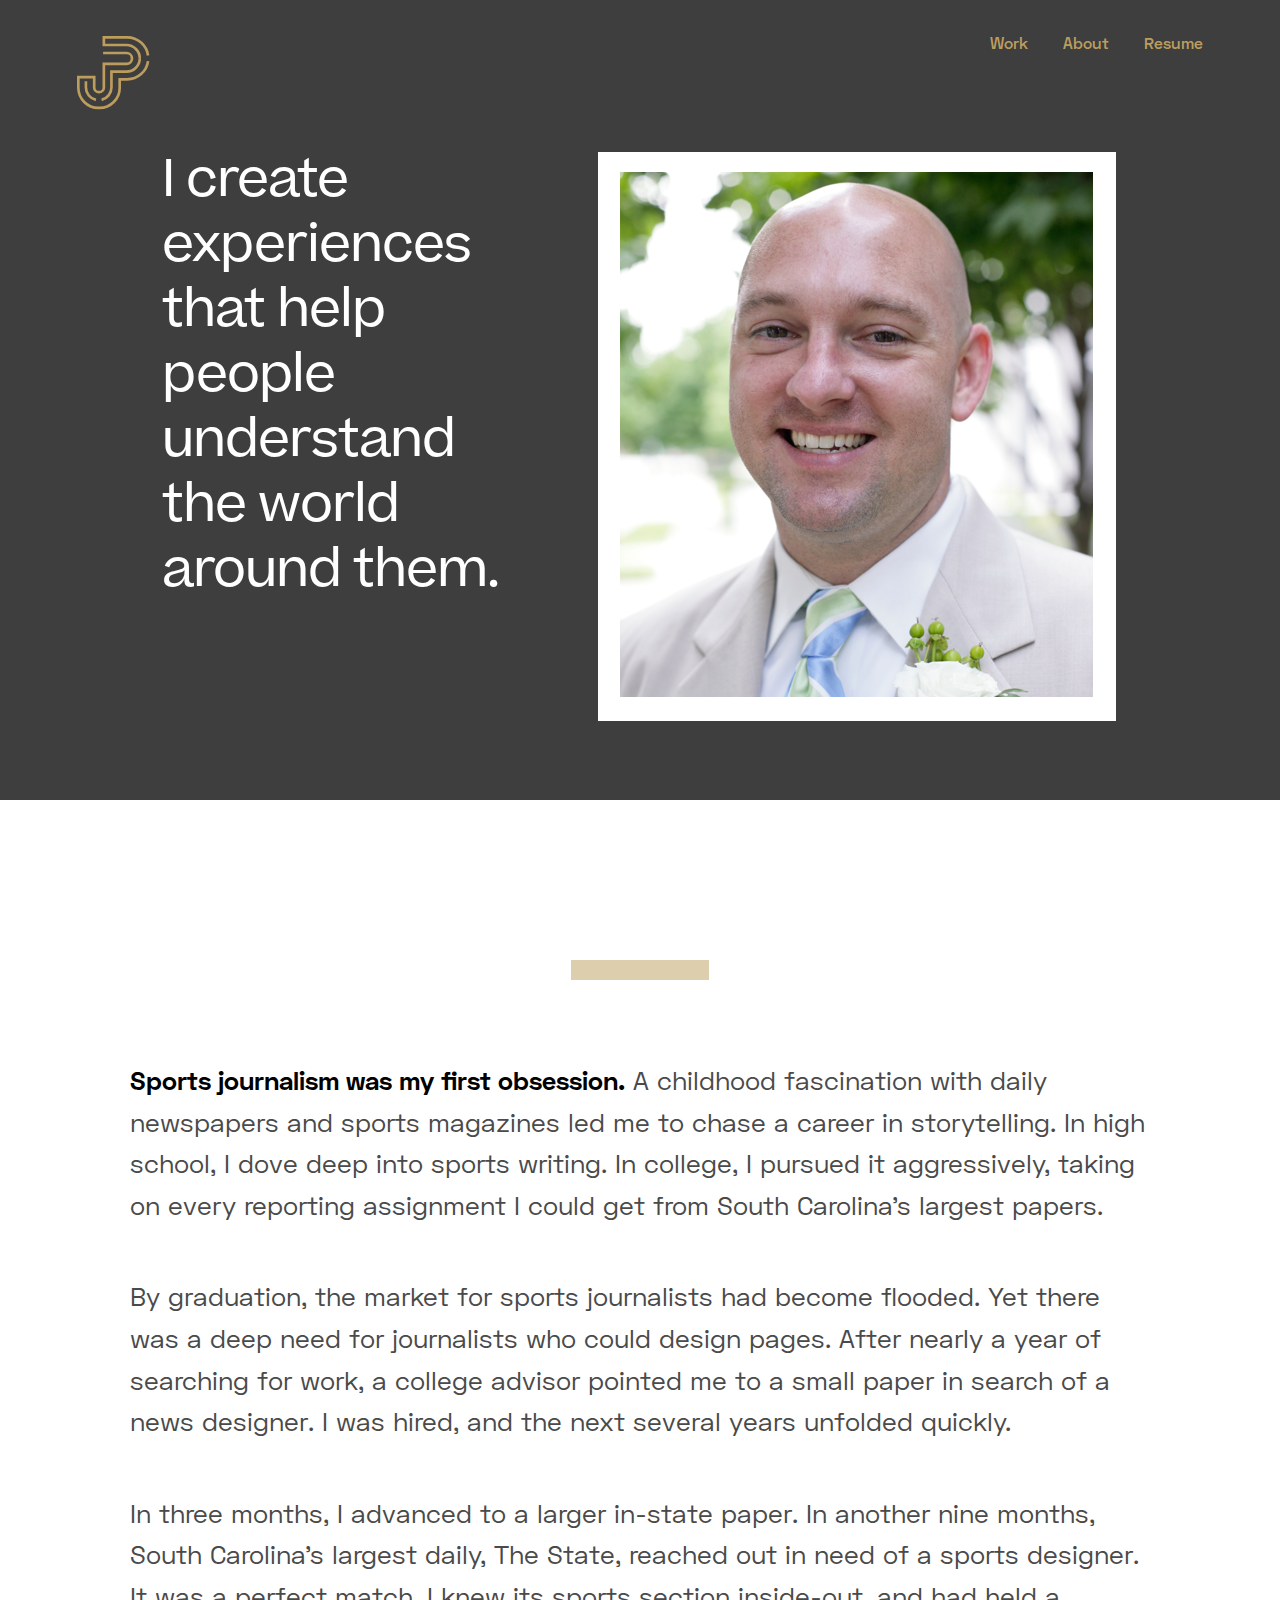
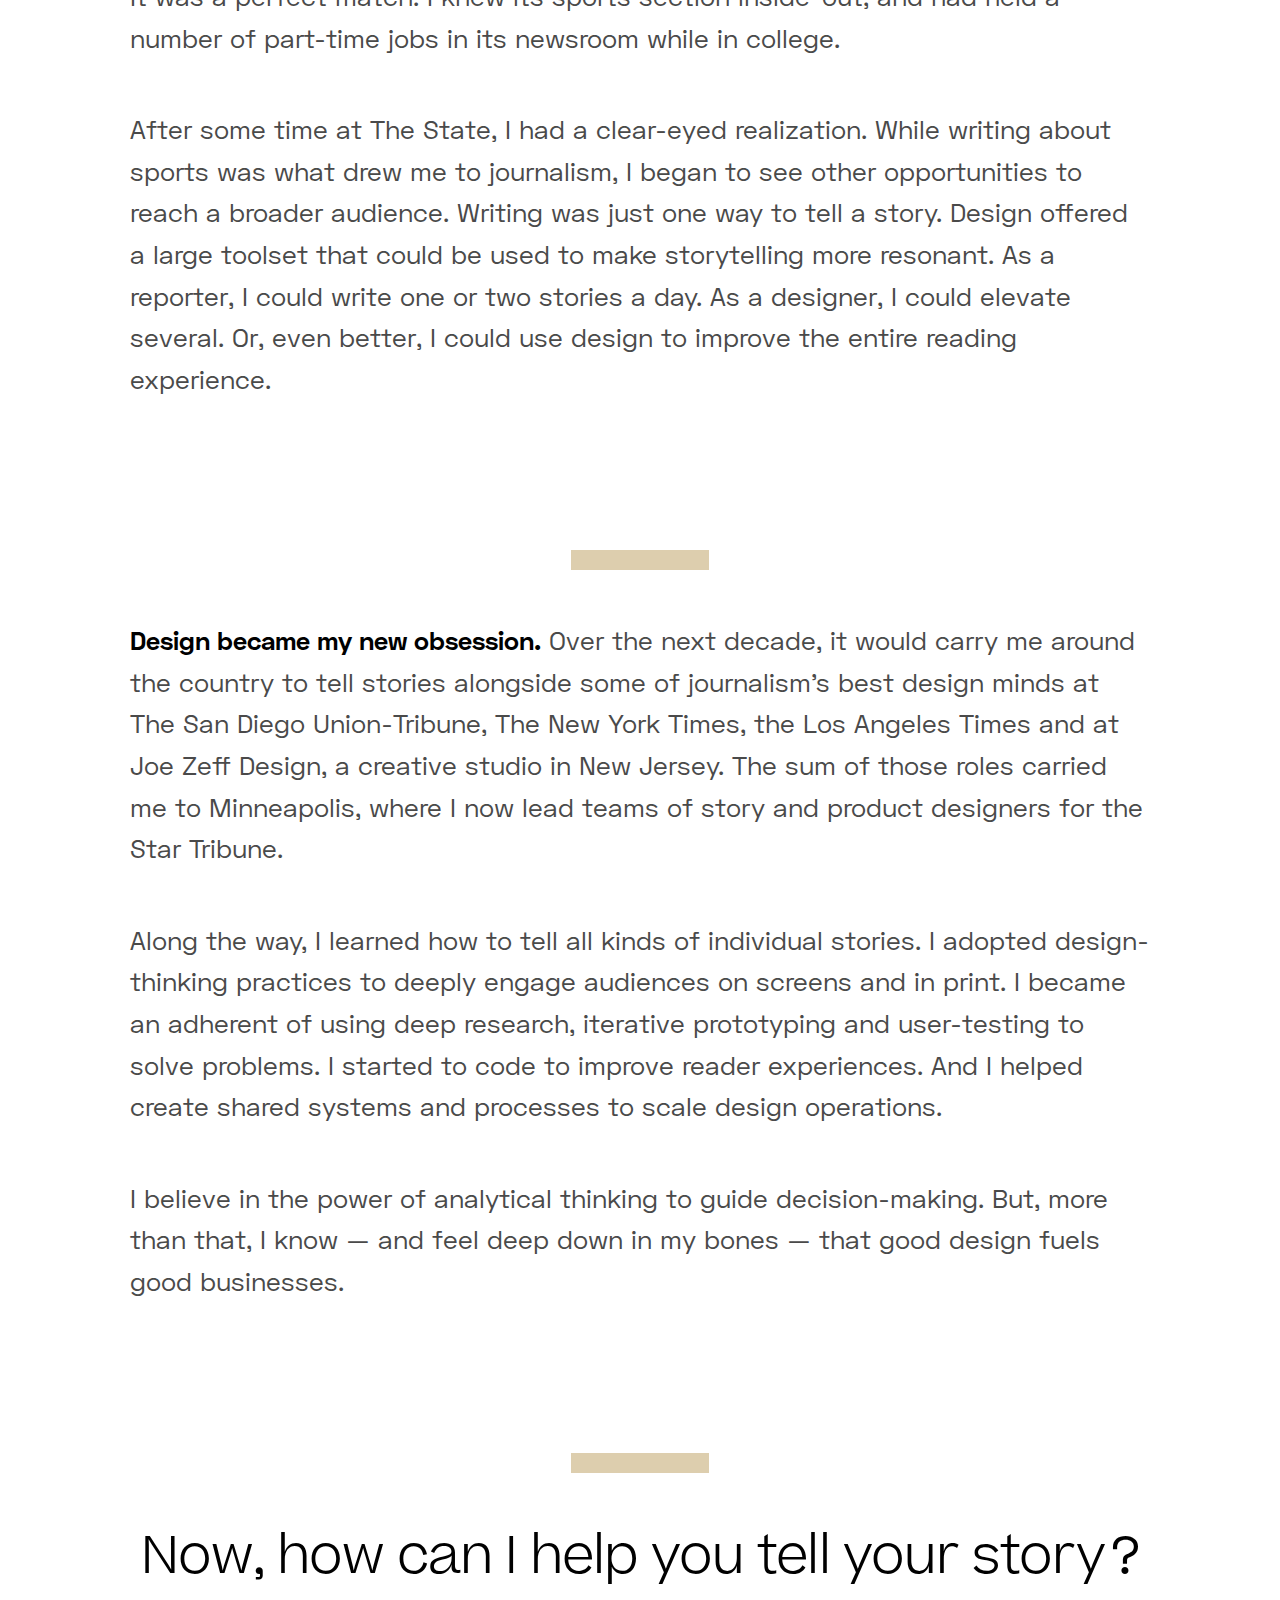
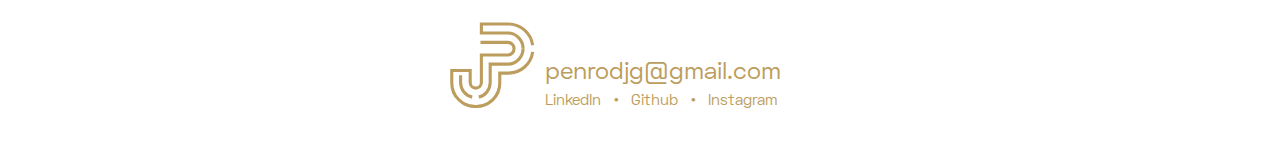
<file: about/about.html>
<!DOCTYPE html>
<html>
  <head>

    <meta name="viewport" content="width=device-width, initial-scale=1">
    <meta charset="UTF-8">
    <title>Josh Penrod | About</title>

    <!-- Custom Styles -->
    <link rel="stylesheet" href="../styles/reset.css">
    <link rel="stylesheet" href="../styles/main.css">
    <link rel="stylesheet" href="../styles/about.css">
  </head>

  <body>


    <!-- NAVBAR + HEADER -->
    <div id="hero-about">

      <nav>
        <a href="../index.html"><img src="../images/jp-logo.svg" alt="Josh Penrod logo"></a>
        <ul>
          <li><a href="../index.html">Work</a></li>
          <li><a href="about.html">About</a></li>
          <li><a href="../images/penrod_resume.pdf" target="_blank">Resume</a></li>
        </ul>
      </nav>

      <header id="about-header">
        <h1>I create experiences  that help people understand the world around them.</h1>
        <img src="../images/about-bio-desktop.png" alt="Josh Penrod portrait">
      </header>
      <!-- <hr class="white-rule"> -->

    </div> <!-- <close NAVBAR + HERO -->


    <!-- MAIN -->
    <main id="about-body">
      <div class="gold-rule"></div>
      <section id="bio-part-1">
        <!-- <hr class="gold-rule"> -->
        <p class="first-graf"><span>Sports journalism was my first obsession.</span> A childhood fascination with daily newspapers and sports magazines led me to chase a career in storytelling. In high school, I dove deep into sports writing. In college, I pursued it aggressively, taking on every reporting assignment I could get from South Carolina’s largest papers.</p>

        <p>By graduation, the market for sports journalists had become flooded. Yet there was a deep need for journalists who could design pages. After nearly a year of searching for work, a college advisor pointed me to a small paper in search of a news designer. I was hired, and the next several years unfolded quickly.</p>

        <p>In three months, I advanced to a larger in-state paper. In another nine months, South Carolina’s largest daily, The State, reached out in need of a sports designer. It was a perfect match. I knew its sports section inside-out, and had held a number of part-time jobs in its newsroom while in college.</p>

        <p>After some time at The State, I had a clear-eyed realization. While writing about sports was what drew me to journalism, I began to see other opportunities to reach a broader audience. Writing was just one way to tell a story. Design offered a large toolset that could be used to make storytelling more resonant. As a reporter, I could write one or two stories a day. As a designer, I could elevate several. Or, even better, I could use design to improve the entire reading experience.</p>
      </section>

      <div class="gold-rule"></div>
      <section id="bio-part-2">
        <!-- <hr class="gold-rule"> -->
        <p class="first-graf"><span>Design became my new obsession.</span> Over the next decade, it would carry me around the country to tell stories alongside some of journalism’s best design minds at The San Diego Union-Tribune, The New York Times, the Los Angeles Times and at Joe Zeff Design, a creative studio in New Jersey. The sum of those roles carried me to Minneapolis, where I now lead teams of story and product designers for the Star Tribune.</p>

        <p>Along the way, I learned how to tell all kinds of individual stories. I adopted design-thinking practices to deeply engage audiences on screens and in print. I became an adherent of using deep research, iterative prototyping and user-testing to solve problems. I started to code to improve reader experiences. And I helped create shared systems and processes to scale design operations. </p>

        <p>I believe in the power of analytical thinking to guide decision-making. But, more than that, I know — and feel deep down in my bones — that good design fuels good businesses. </p>
      </section>

      <div class="gold-rule"></div>
      <section id="bio-question">
        <p>Now<span id=comma-q>,</span> how can I help you tell your story<span id=how-q>?</span></p>
      </section>

    </main>

    <!-- FOOTER -->
    <footer>
        <a href="../index.html"><img src="../images/jp-logo-footer.svg" alt="Josh Penrod logo"></a>
        <p id="email"><a href="mailto:penrodjg@gmail.com">penrodjg<span id="email-at">@</span>gmail.com</a></p>
        <ul class="footer-links">
          <li class="second-level"><a href="https://www.linkedin.com/in/joshua-penrod-44b6a61/">LinkedIn</a></li>
          <li class="second-level dots"><p>•</p></li>
          <li class="second-level"><a href="https://github.com/PenrodTownship">Github</a></li>
          <li class="second-level dots"><p>•</p></li>
          <li class="second-level"><a href="https://www.instagram.com/teampenrod/">Instagram</a></li>
        </ul>
    </footer>

        <!-- Global site tag (gtag.js) - Google Analytics -->
        <script async src="https://www.googletagmanager.com/gtag/js?id=UA-141486566-1"></script>
        <script>
          window.dataLayer = window.dataLayer || [];
          function gtag(){dataLayer.push(arguments);}
          gtag('js', new Date());

          gtag('config', 'UA-141486566-1');
        </script>

  </body>
</html>
</file>
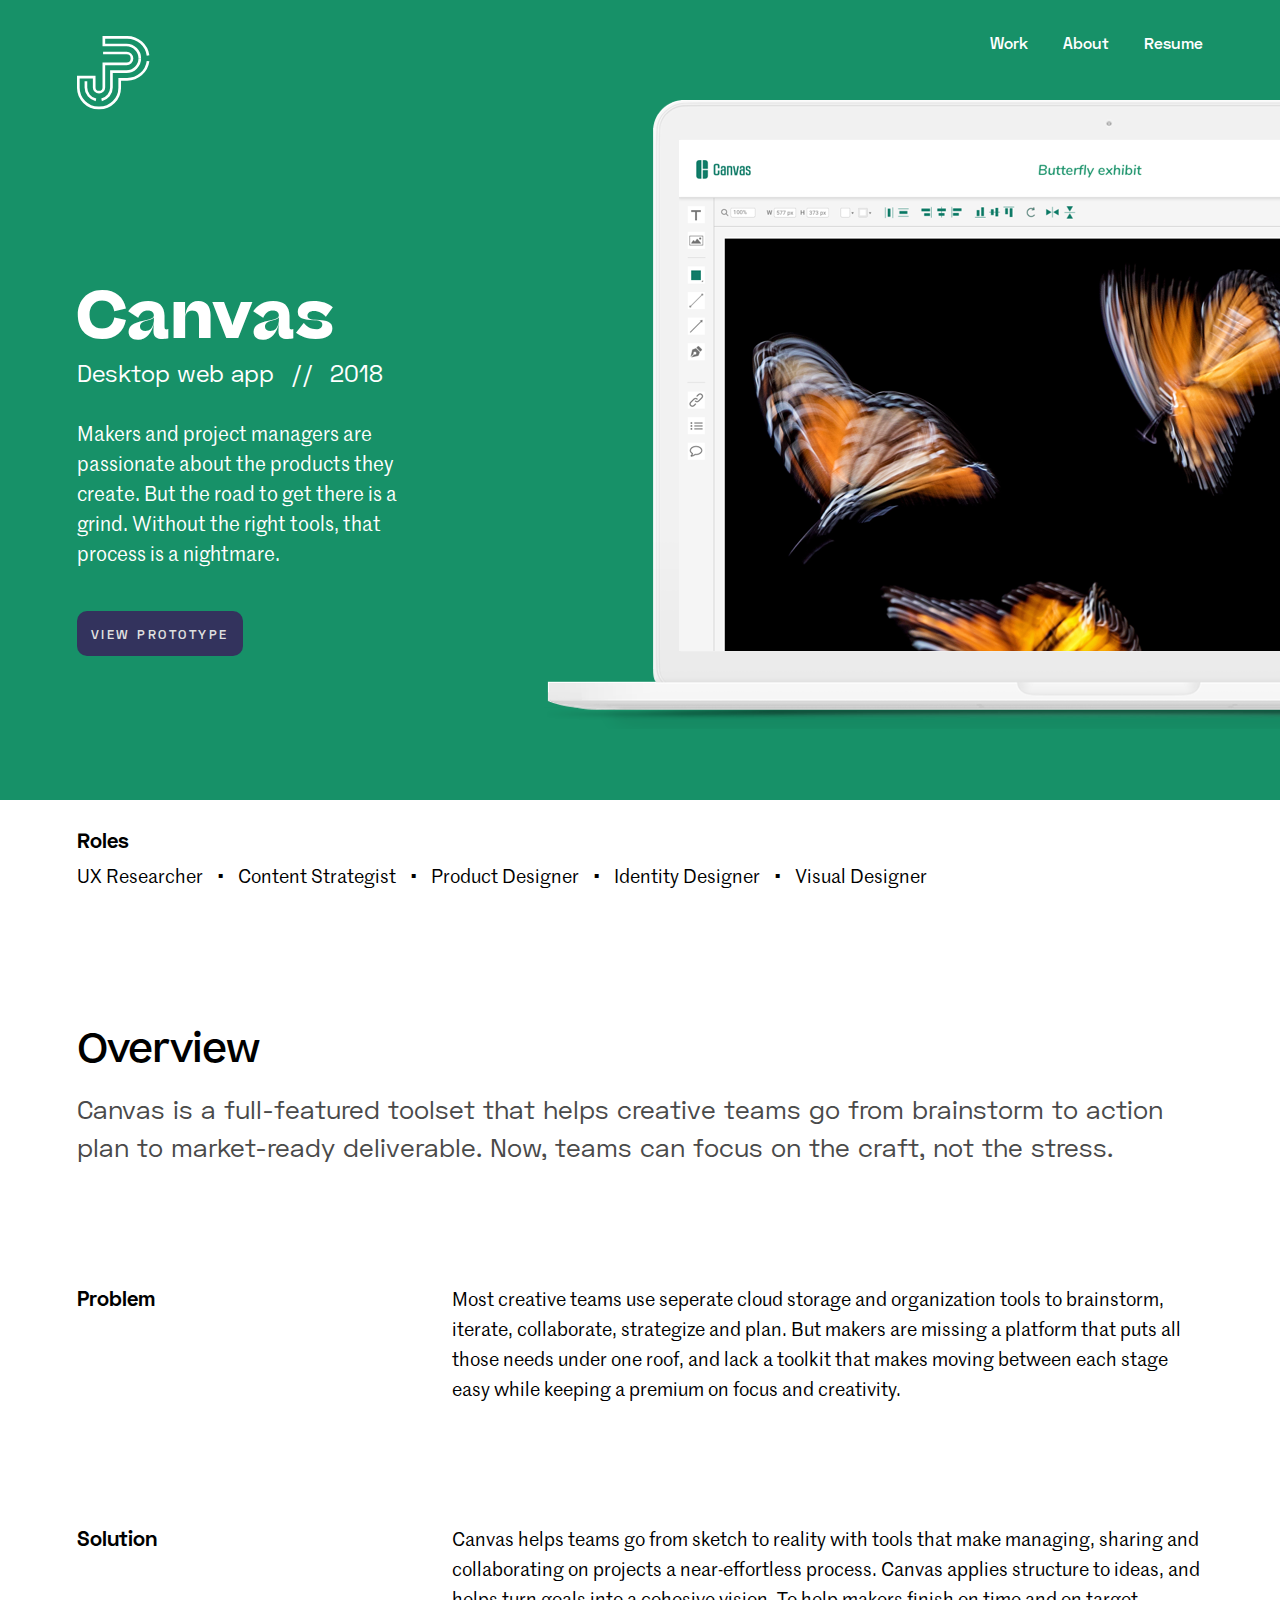
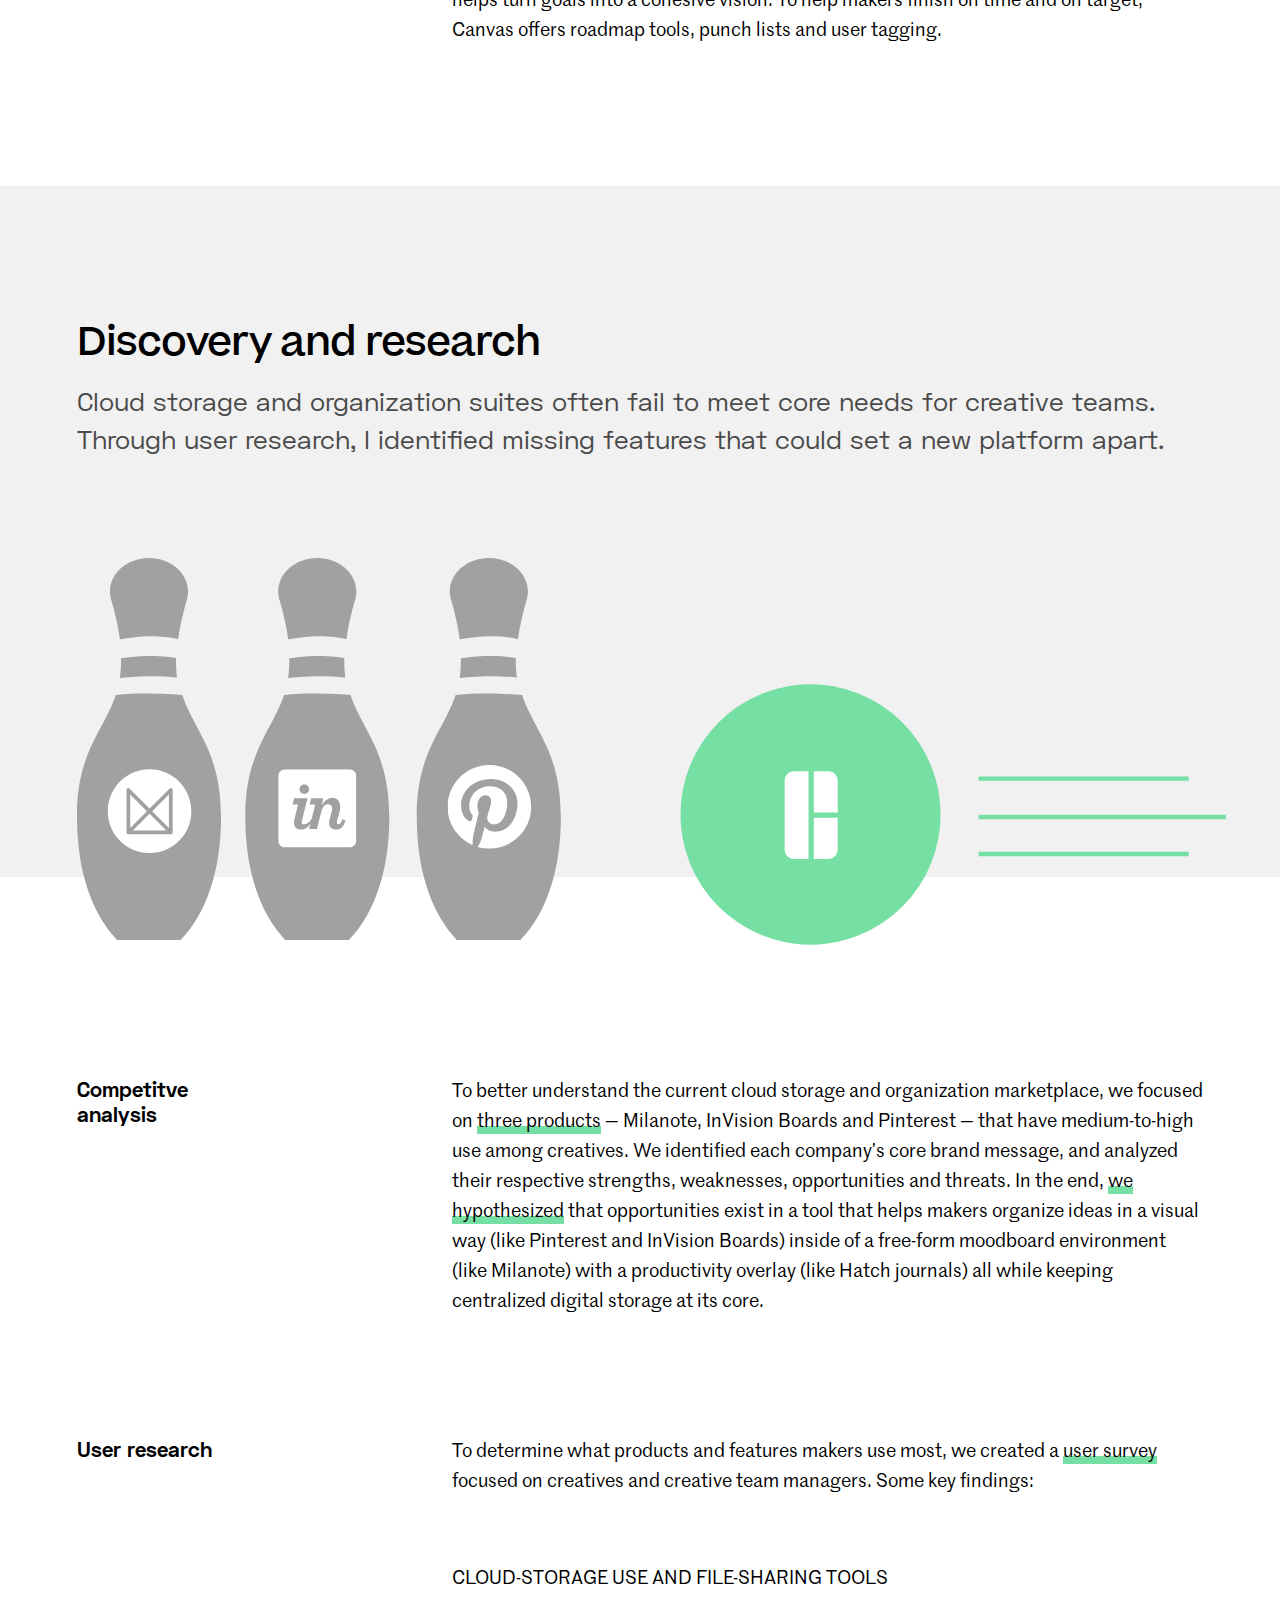
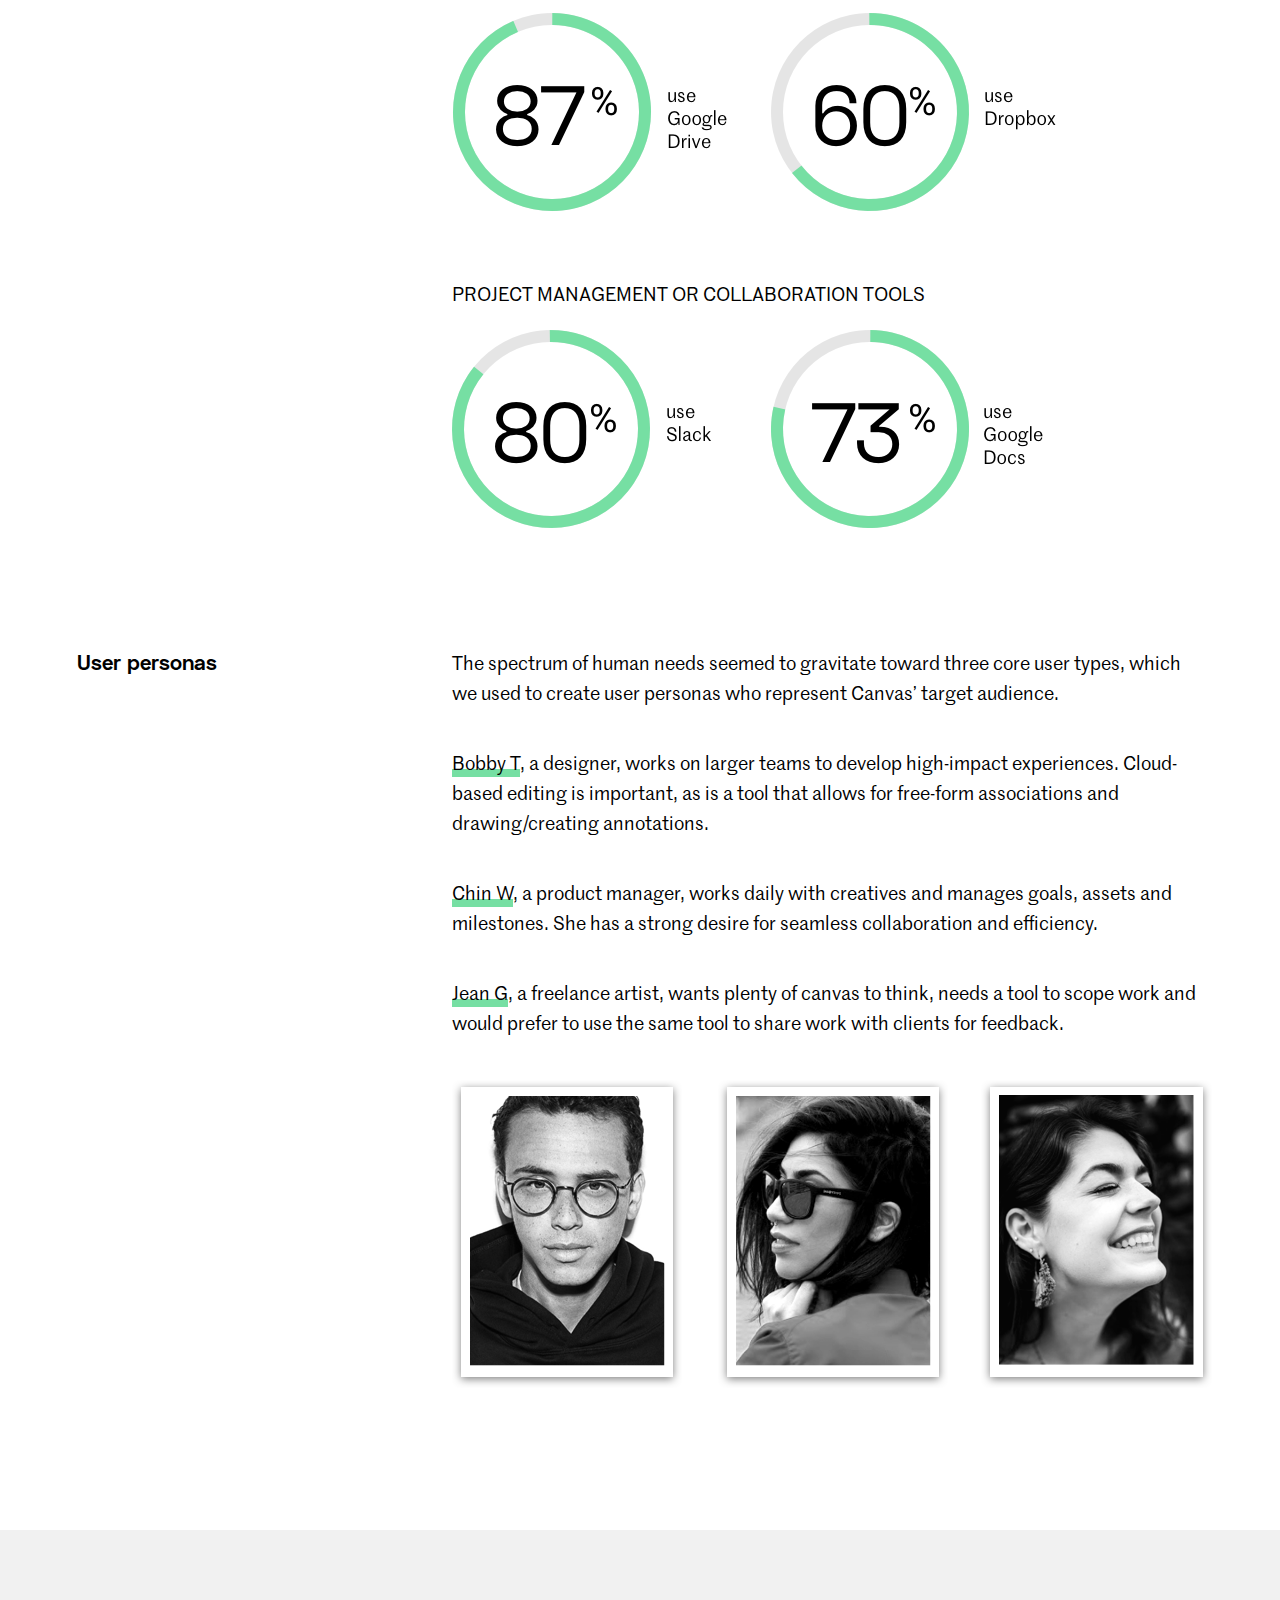
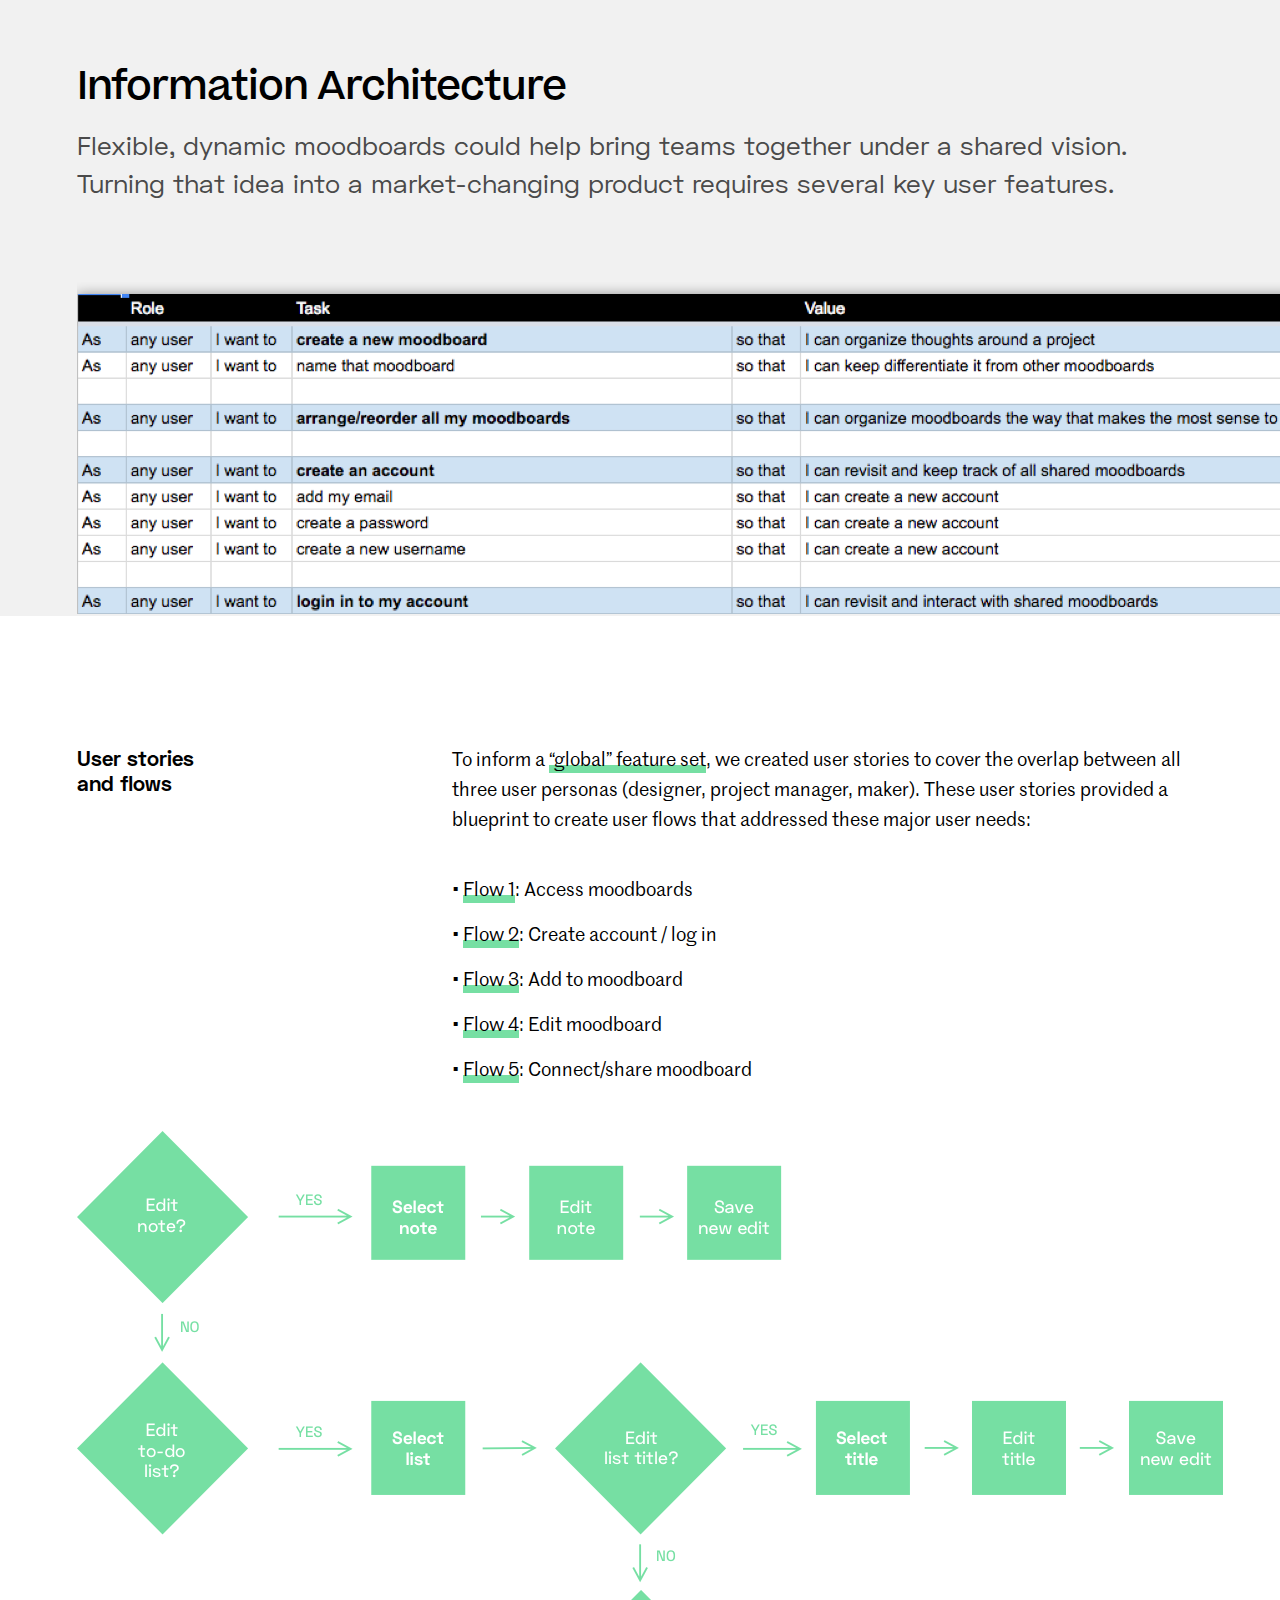
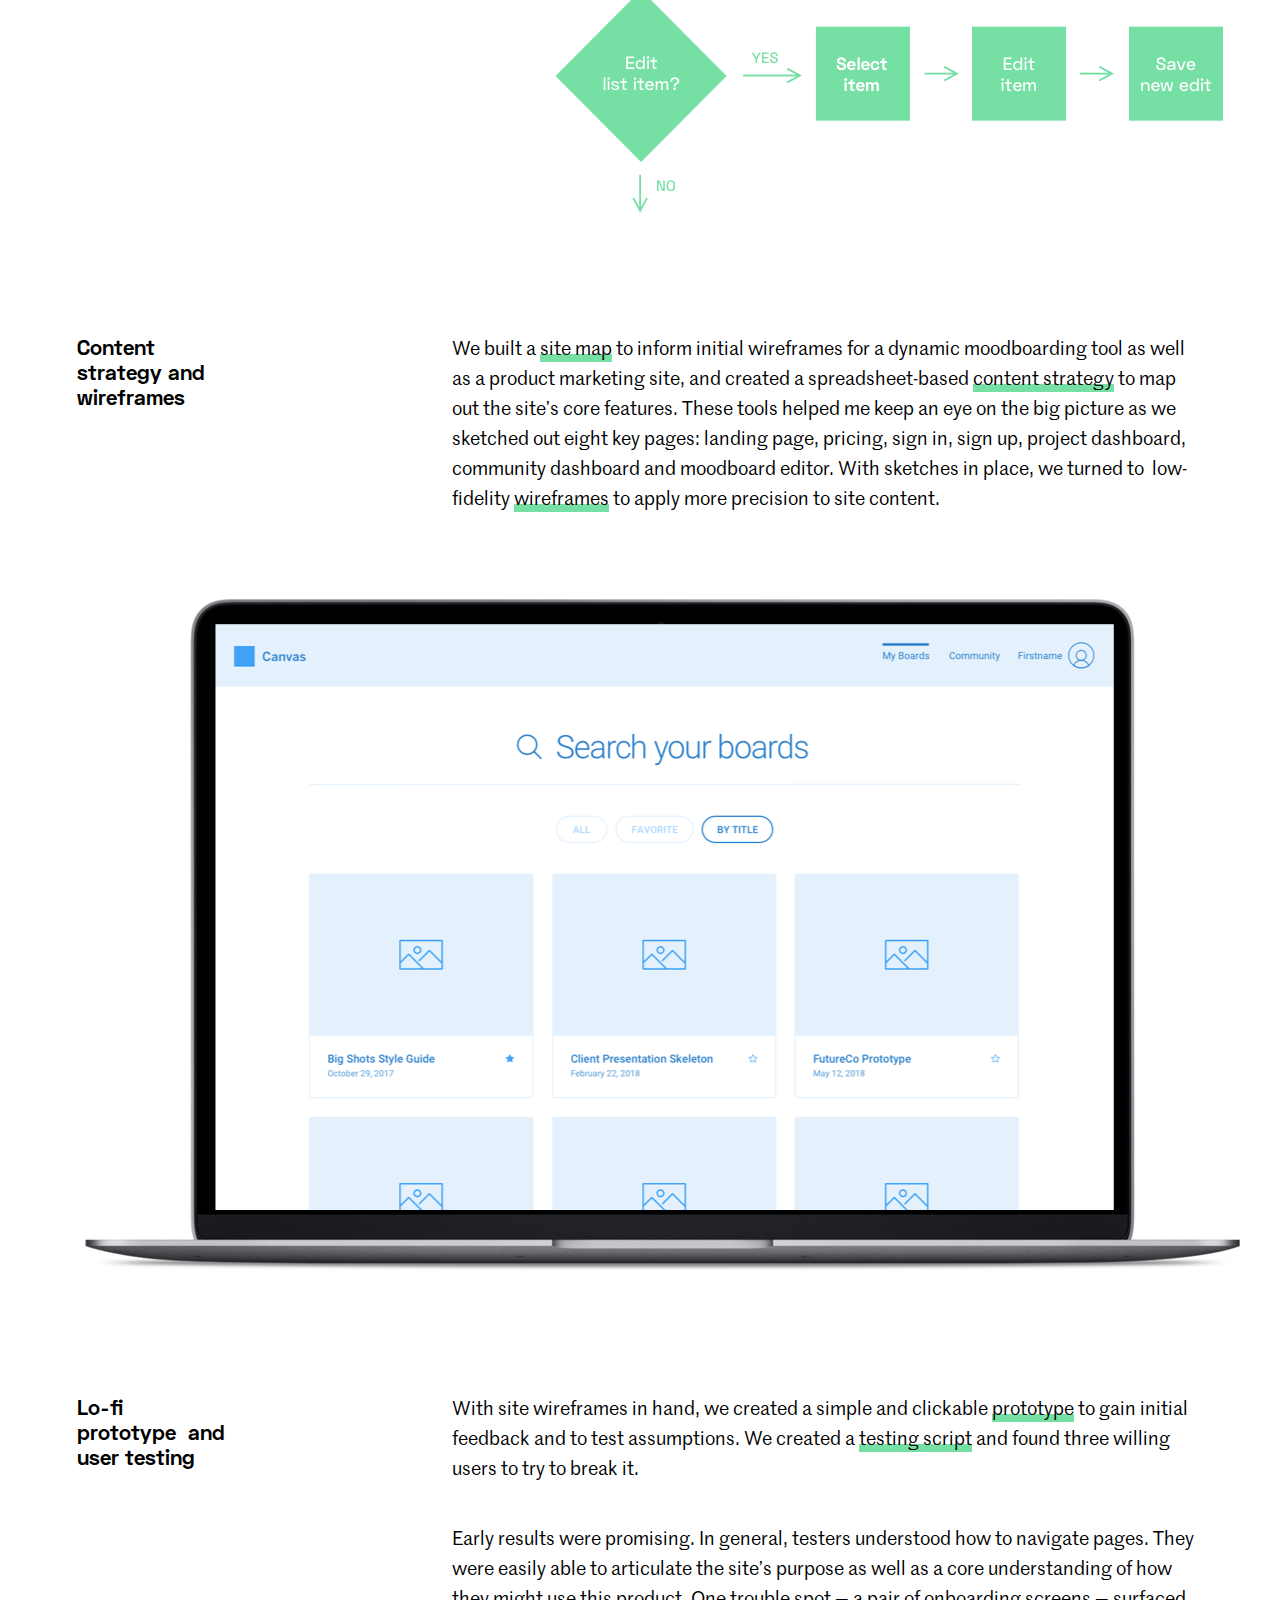
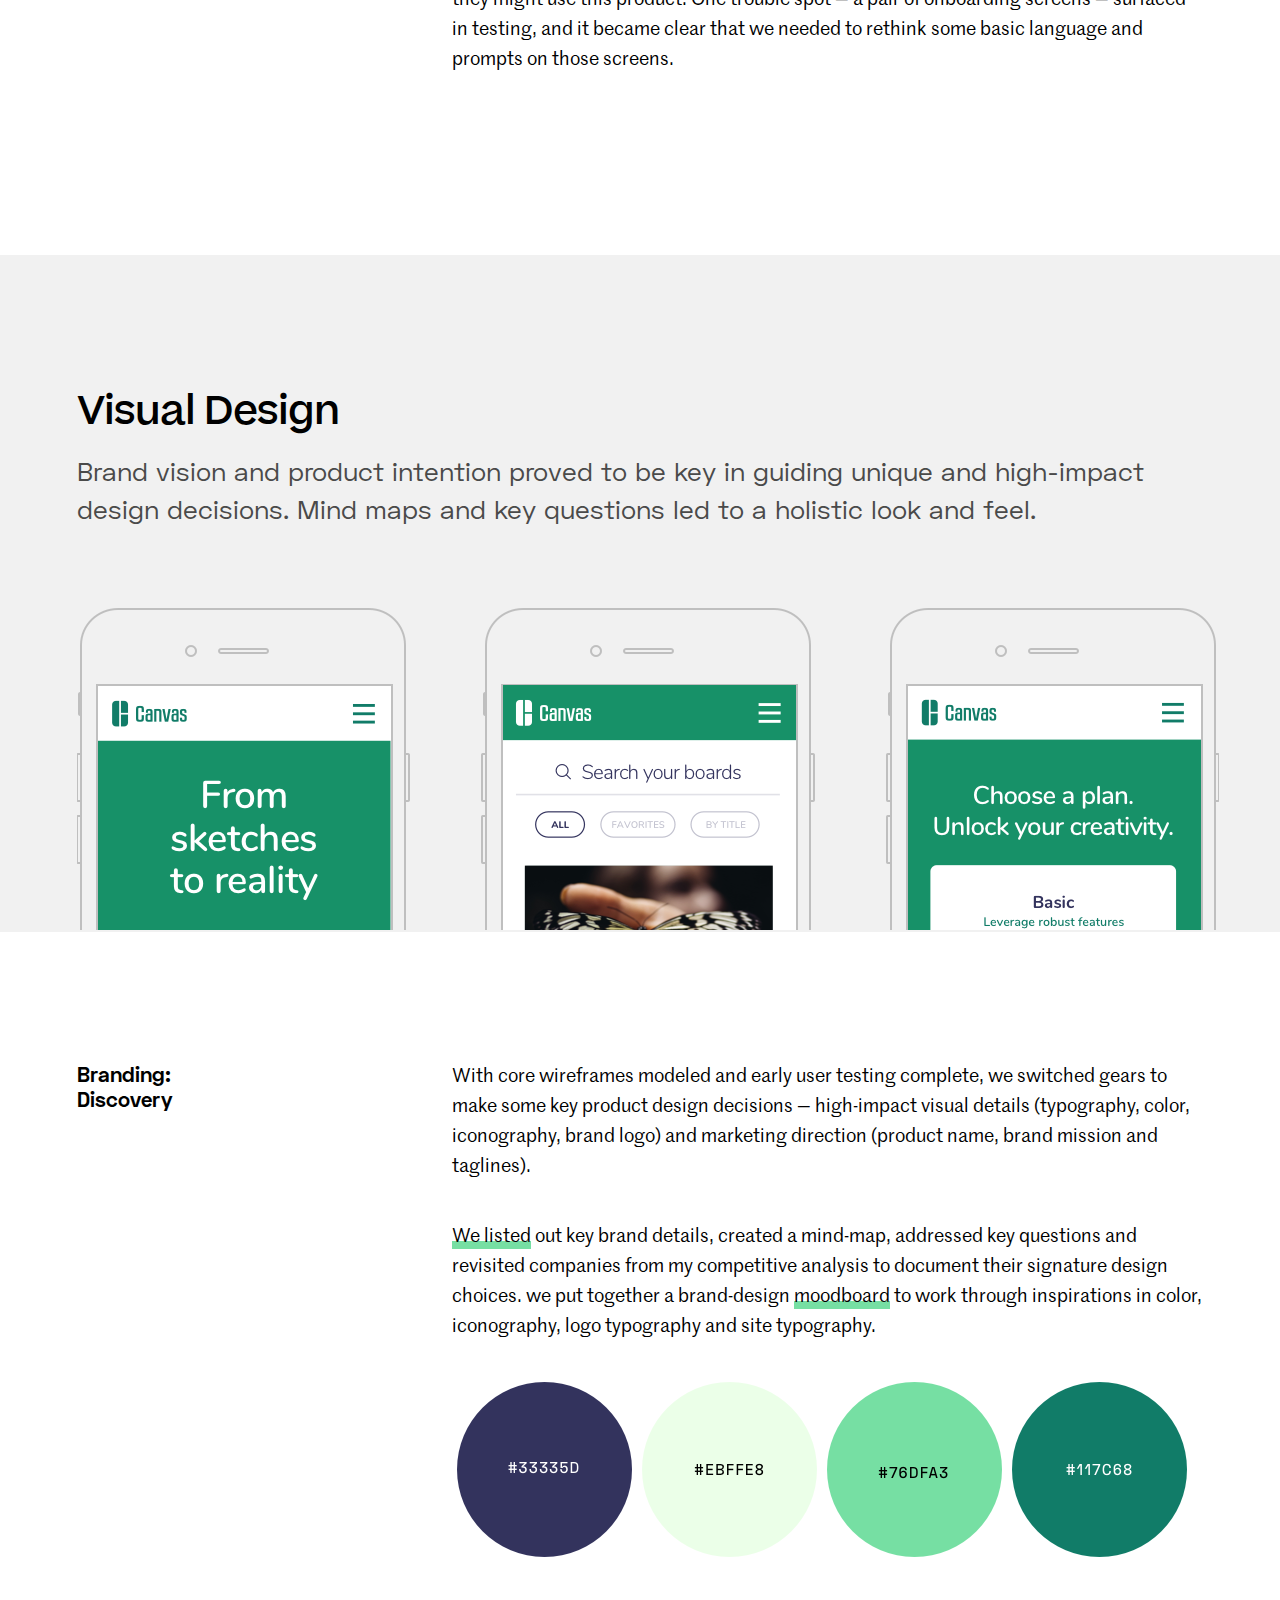
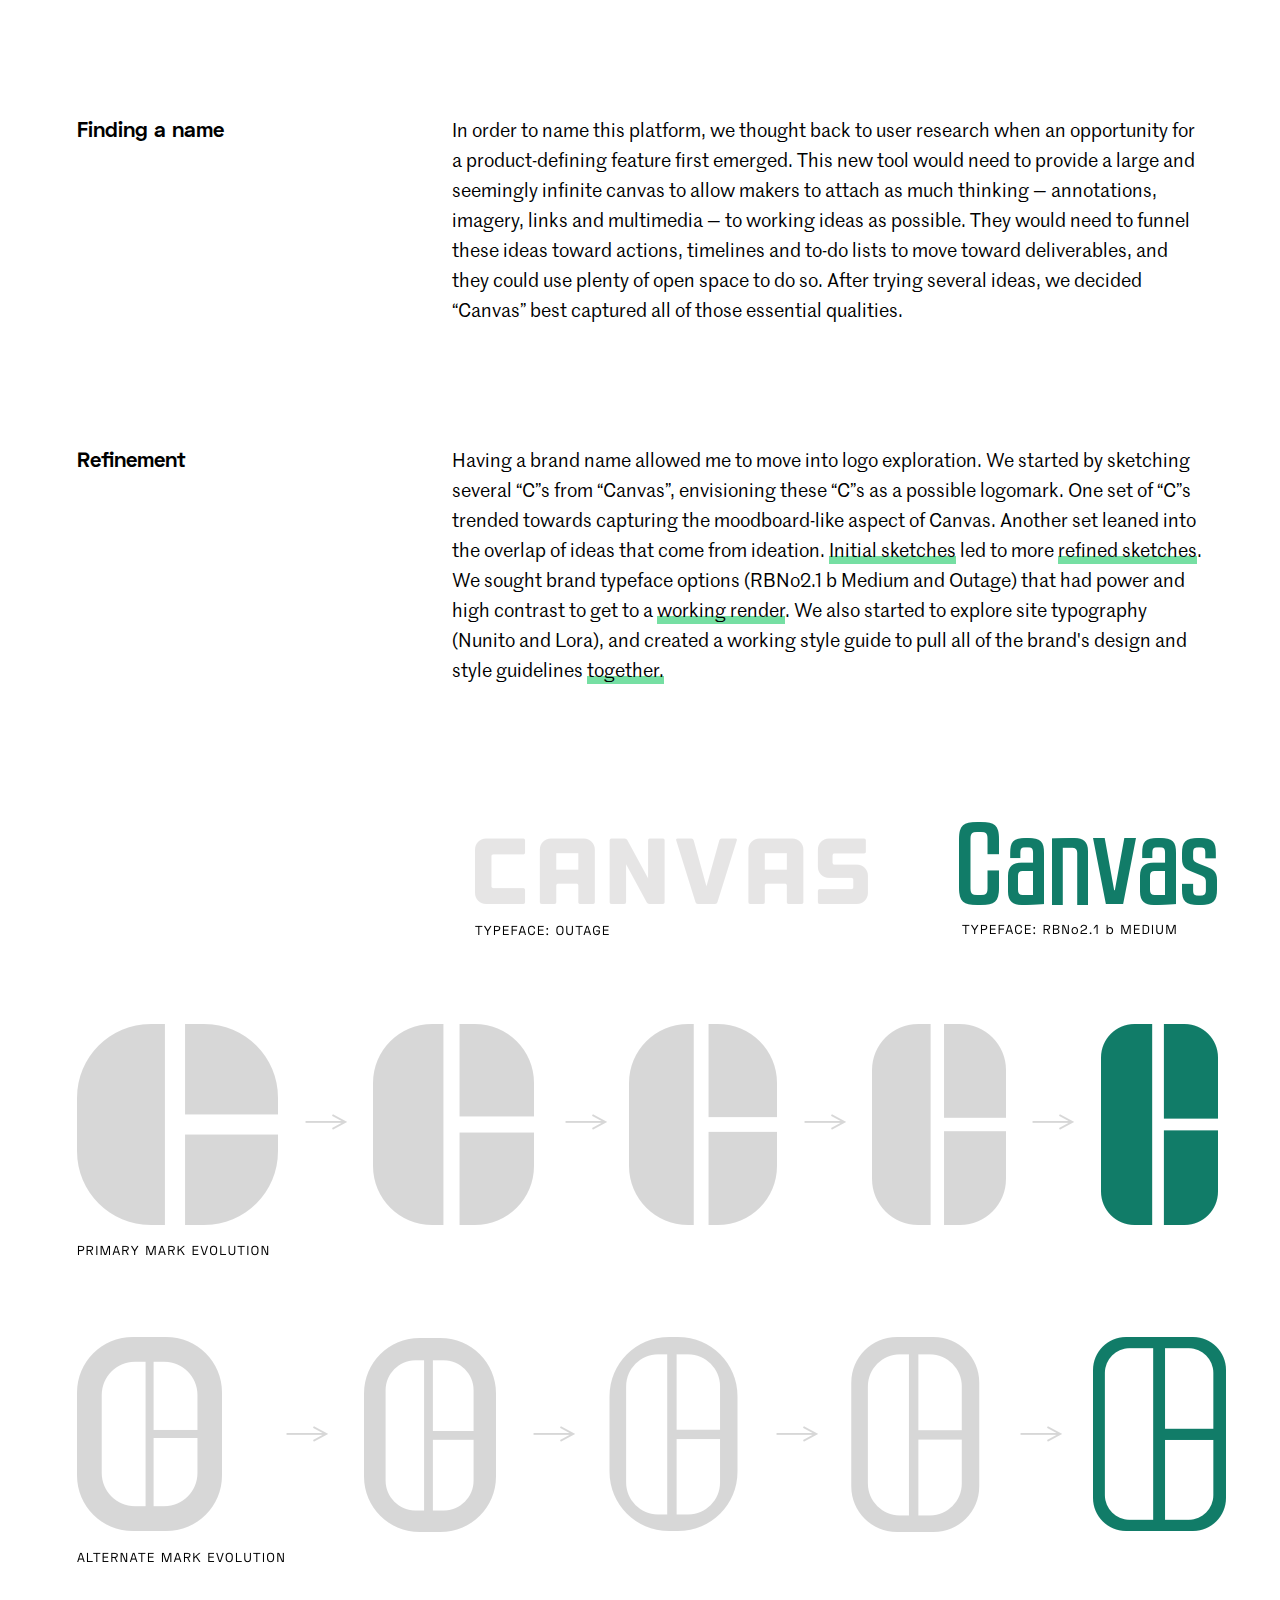
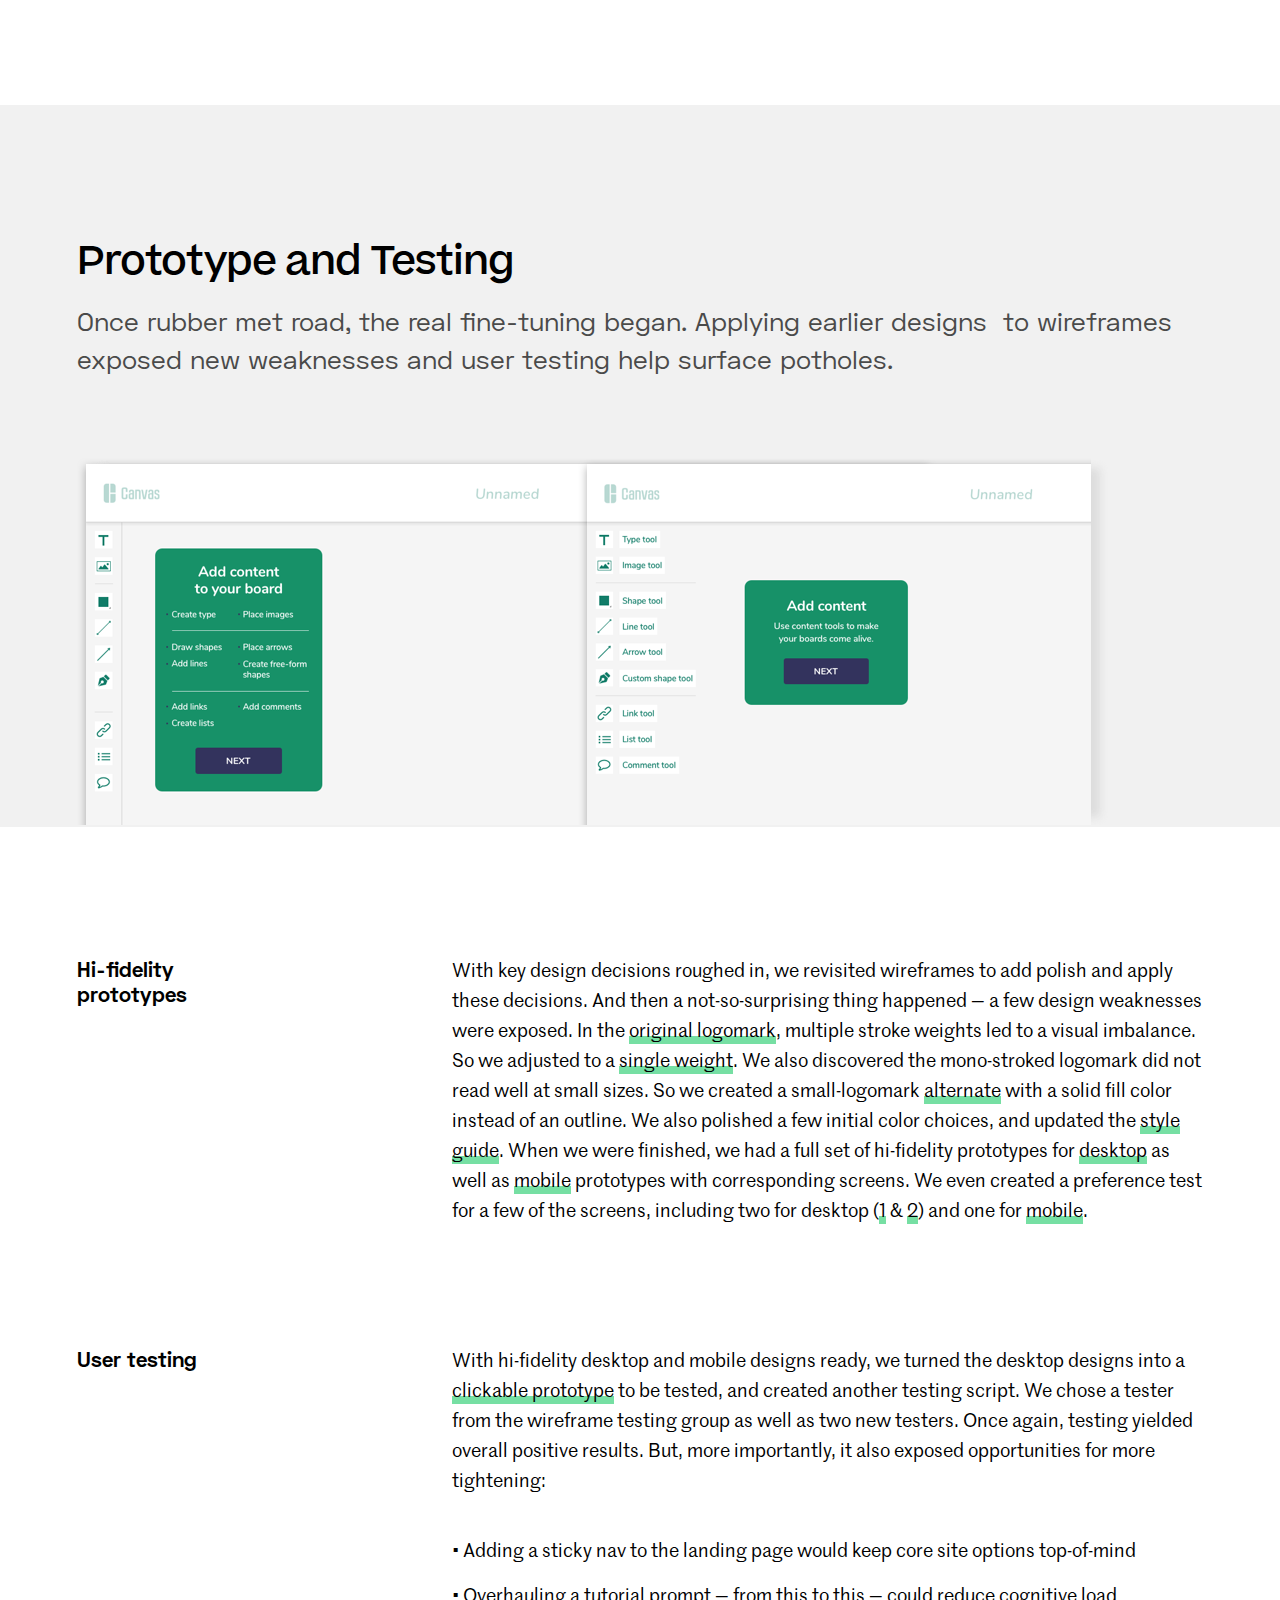
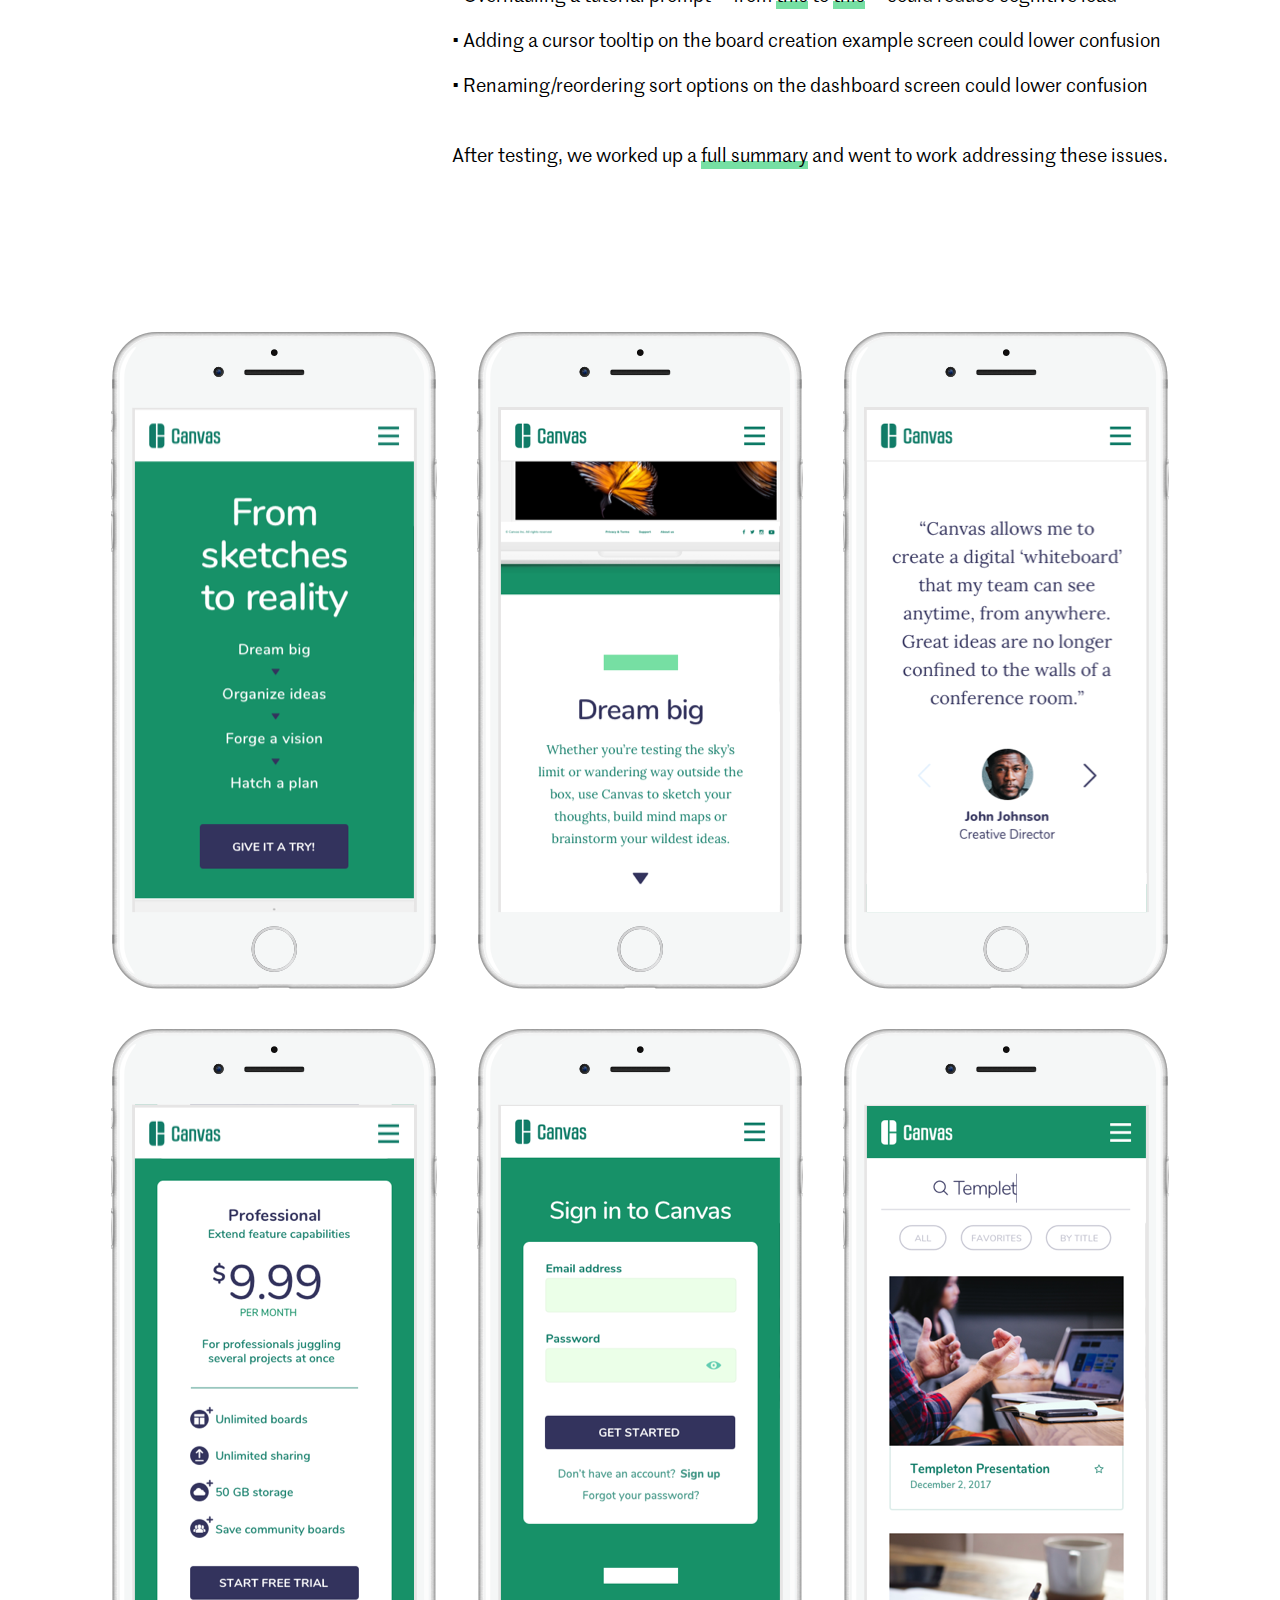
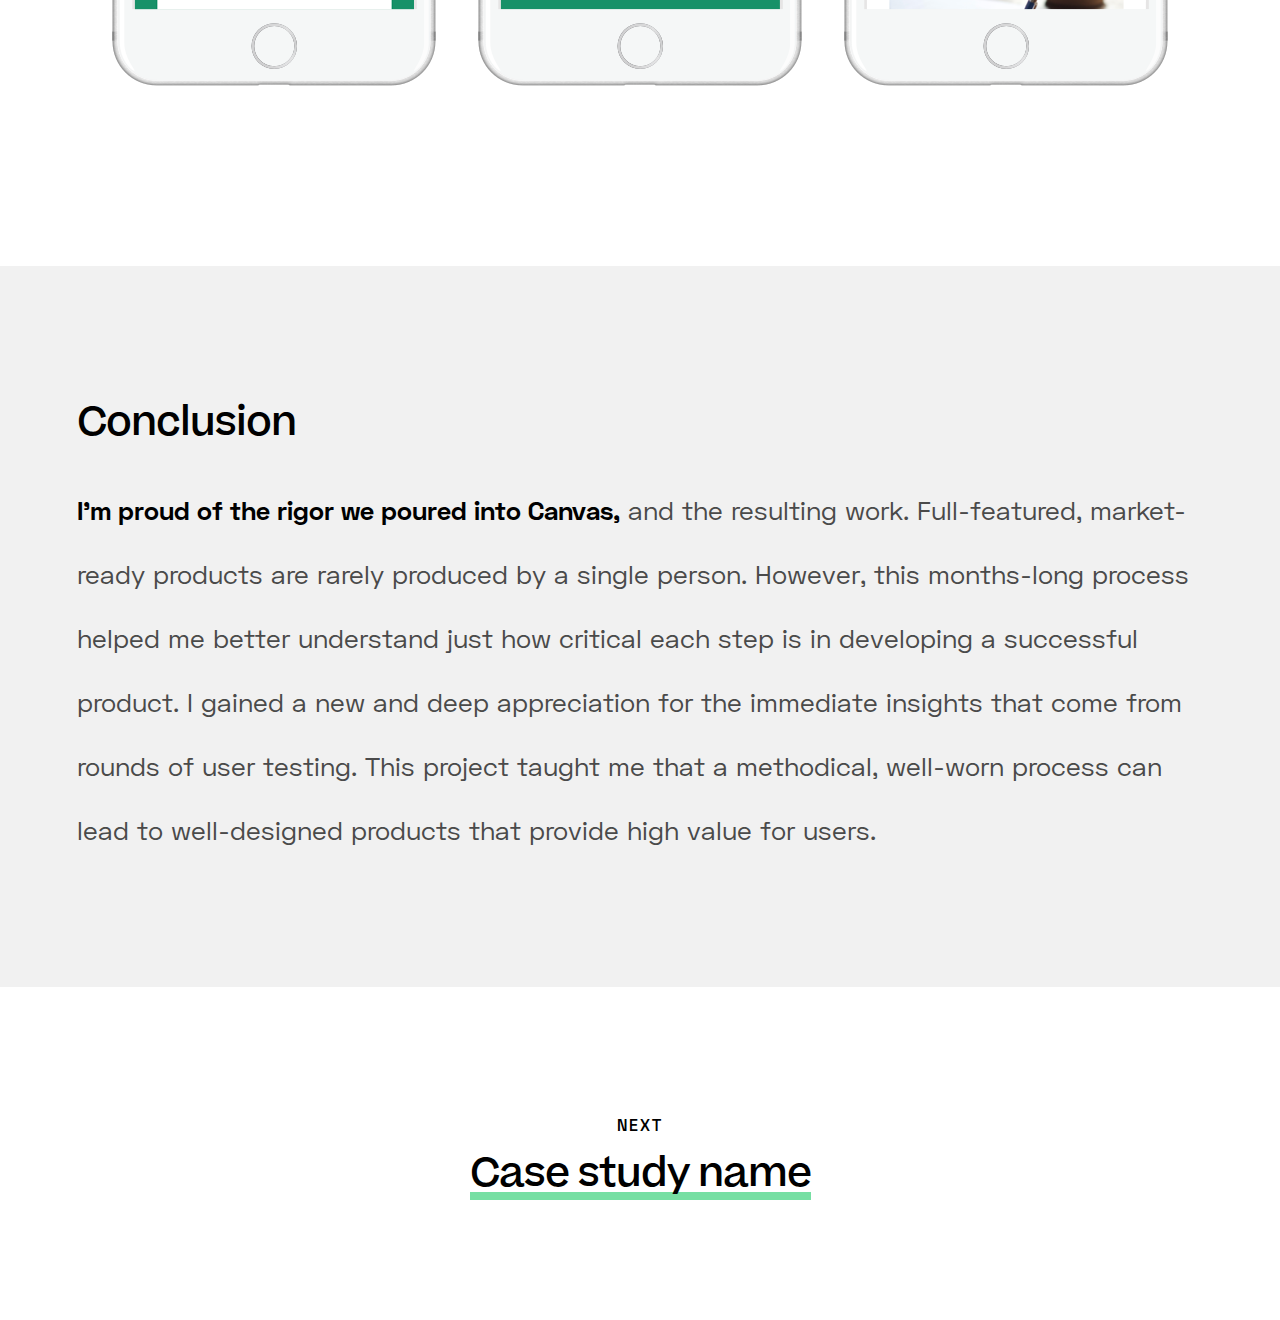
<file: work/canvas.html>
<!DOCTYPE html>
<html>
  <head>

    <meta name="viewport" content="width=device-width, initial-scale=1">
    <meta charset="UTF-8">
    <title>Josh Penrod | Case Study | Project Title</title>

    <!-- Custom Styles -->
    <link rel="stylesheet" href="../styles/reset.css">
    <link rel="stylesheet" href="../styles/main.css">
    <link rel="stylesheet" href="../styles/canvas.css">
  </head>

  <body>
  <div class="wrapper">
    <!-- NAVBAR + HERO -->
    <div class="project-hero">

      <!-- NAVBAR -->
      <nav>
        <a href="../index.html"><img src="../images/jp-logo-white.svg" alt="Josh Penrod logo"></a>
        <ul>
          <li><a href="../index.html">Work</a></li>
          <li><a href="../about/about.html">About</a></li>
          <li><a href="../images/penrod_resume.pdf" target="_blank">Resume</a></li>
        </ul>
      </nav>

      <!-- PROJECT SUMMARY -->
      <section class="hero">
        <div id="hero-text-position">
          <h1>Canvas</h1>
          <h2 id="project-meta">Desktop web app  <span>//</span>  2018</h2>
          <p id="summary-description">Makers and project managers are passionate about the products they create. But the road to get there is a grind. Without the right tools, that process is a nightmare.</p>
          <button type="button" name="button"><a href="https://invis.io/6SNJFCFN4BW#/314547383_Landing_Page" target="_blank">View prototype</a></button>
        </div>

        <div class="pic-position">
          <picture>
            <source srcset="../images/canvas/canvas-lede.png,
            ../images/canvas/canvas-lede-2x.png 2x"
                    media="(min-width: 550px)">
            <img srcset="../images/canvas/canvas-lede-mobilex.png, ../images/canvas/canvas-lede-mobile2xx.png 2x"
                 alt="Discovery lede image">
          </picture>
        </div>

      </section>

    </div> <!-- <close NAVBAR + HERO -->


        <!-- MAIN -->
      <main>
      <section class="roles">
        <h3>Roles</h3>
        <p class="roles-list">UX Researcher   <span>•</span>   Content Strategist   <span>•</span>   Product Designer   <span>•</span>   Identity Designer   <span>•</span>   Visual Designer</p>
      </section> <!-- <close Roles section -->


      <!-- PROJECT OVERVIEW -->
      <section class="section-content" id="overview">
        <div class="intro-overview">
          <h2>Overview</h2>
          <p id="overview-summary">Canvas is a full-featured toolset that helps creative teams go from brainstorm to action plan to market-ready deliverable. Now, teams can focus on the craft, not the stress.</p>
        </div>

        <div class="section-subcontent">
          <h3>Problem</h3>
          <p>Most creative teams use seperate cloud storage and organization tools to brainstorm, iterate, collaborate, strategize and plan. But makers are missing a platform that puts all those needs under one roof, and lack a toolkit that makes moving between each stage easy while keeping a premium on focus and creativity.</p>

          <h3>Solution</h3>
          <p>Canvas helps teams go from sketch to reality with tools that make managing, sharing and collaborating on projects a near-effortless process. Canvas applies structure to ideas, and helps turn goals into a cohesive vision. To help makers finish on time and on target, Canvas offers roadmap tools, punch lists and user tagging.</p>
        </div>
      </section> <!-- <close Overview section -->

<!-- Replaced all of these I instances with We — Comp anal: iii; User research: i; user personals: i; user stories: i; content strat: iii; lo-fi: iii; discovery: ii; name: ii; refinement: iii; hi-fi prototypes: viii; user testing: iii; conclusion: i  -->

      <!-- DISCOVERY AND RESEARCH -->
      <section id="discovery">
        <div class="section-hero">
          <div class="intro">
            <h2>Discovery and research</h2>
            <p class="section-summary" id="discovery-summary">Cloud storage and organization suites often fail to meet core needs for creative teams. Through user research, I identified missing features that could set a new platform apart.</p>

            <div class="pic-position">
              <picture>
                <source srcset="../images/canvas/canvas-discovery-lg.svg"
                        media="(min-width: 950px)">
                <source srcset="../images/canvas/canvas-discovery-tab.svg"
                        media="(min-width: 650px)">
                <img srcset="../images/canvas/canvas-discovery-med.svg"
                     alt="Discovery lede image" id="discovery-img">
              </picture>
            </div>

          </div> <!-- close intro content for centering -->
        </div> <!-- close Discovery hero -->


        <div class="section-subcontent" id="discovery-subcontent">
          <h3>Competitve analysis</h3>
          <p class="non-grouped">To better understand the current cloud storage and organization marketplace, we focused on <a href="http://bit.ly/bloc-penrod-ck5-2-comp-analysis-submission" target="_blank">three products</a> — Milanote, InVision Boards and Pinterest — that have medium-to-high use among creatives. We identified each company’s core brand message, and analyzed their respective strengths, weaknesses, opportunities and threats. In the end, <a href="https://docs.google.com/document/d/1nvllEbMGjkxMX8X3_hKByN3StUAWCWDM3P4tJ-eMkcI/edit#bookmark=id.fbvfbxhsjyah" target="_blank">we hypothesized</a> that opportunities exist in a tool that helps makers organize ideas in a visual way (like Pinterest and InVision Boards) inside of a free-form moodboard environment (like Milanote) with a productivity overlay (like Hatch journals) all while keeping centralized digital storage at its core.</p>

          <h3>User research</h3>
          <div class="category-grouped">
            <p>To determine what products and features makers use most, we created a <a href="http://bit.ly/penrod-online-tools-survey" target="_blank">user survey</a> focused on creatives and creative team managers. Some key findings:</p>

            <h4 class="label-lrg">Cloud-storage use and file-sharing tools</h4>
            <picture>
              <source srcset="../images/canvas/canvas-research-tools1.png,
              ../images/canvas/canvas-research-tools1-2x.png 2x"
                      media="(min-width: 900px)">
              <img srcset="../images/canvas/canvas-research-tools1-mob.png, ../images/canvas/canvas-research-tools1-mob-2x.png 2x"
                   alt="Google Drive and Dropbox results" id="research-img2">
            </picture>

            <h4 class="label-lrg">Project management or collaboration tools</h4>
            <picture>
              <source srcset="../images/canvas/canvas-research-tools2.png,
              ../images/canvas/canvas-research-tools2-2x.png 2x"
                      media="(min-width: 900px)">
              <img srcset="../images/canvas/canvas-research-tools2-mob.png, ../images/canvas/canvas-research-tools2-mob-2x.png 2x"
                   alt="Slack and Google Docs results" id="research-img2">
            </picture>

          </div><!-- <close User Research group -->

          <h3>User personas</h3>
          <div class="category-grouped personas">
            <p>The spectrum of human needs seemed to gravitate toward three core user types, which we used to create user personas who represent Canvas’ target audience.</p>
            <p><a href="https://drive.google.com/open?id=1HEpY0Hg-N3_fA8TsWjo3pL-ffX8RFT4d" target="_blank">Bobby T</a>, a designer, works on larger teams to develop high-impact experiences. Cloud-based editing is important, as is a tool that allows for free-form associations and drawing/creating annotations.</p>
            <p><a href="https://drive.google.com/open?id=1DiYQCDZrpbMBvKqCDMy9JuLL2wM3JfRH" target="_blank">Chin W</a>, a product manager, works daily with creatives and manages goals, assets and milestones. She has a strong desire for seamless collaboration and efficiency.</p>
            <p><a href="https://drive.google.com/open?id=1cdnshhUxX1J9LTdit4c3iNlccvuE479E" target="_blank">Jean G</a>, a freelance artist, wants plenty of canvas to think, needs a tool to scope work and would prefer to use the same tool to share work with clients for feedback.</p>

            <picture>
              <source srcset="../images/canvas/canvas-personas-lrg.png,
              ../images/canvas/canvas-personas-lrg-2x.png 2x"
                      media="(min-width: 1200px)">
              <source srcset="../images/canvas/canvas-personas-tablet.png,
              ../images/canvas/canvas-personas-tablet-2x.png 2x"
                      media="(min-width: 900px)">
              <img srcset="../images/canvas/canvas-personas-mob.png, ../images/canvas/canvas-personas-mob-2x.png 2x"
                   alt="User flow edit example" id="persona-img">
            </picture>

          </div> <!-- <close User Persona group -->
        </div>  <!-- <close Discovery non-hero content -->
      </section>  <!-- <close Discovery all content -->


      <!-- PROJECT INFORMATION ARCHITECTURE -->
      <section class="sections" id="info-arch">
        <div class="section-hero">
          <div class="intro">
            <h2>Information Architecture</h2>
            <p class="section-summary" id="info-arch-summary">Flexible, dynamic moodboards could help bring teams together under a shared vision. Turning that idea into a market-changing product requires several key user features.</p>
            <picture>
              <img srcset="../images/canvas/canvas-user-stories.png, ../images/canvas/canvas-user-stories-2x.png 2x"
                   alt="User stories spreadsheet image">
            </picture>

          </div> <!-- close intro content for centering -->
        </div> <!-- close Proj Arch hero -->

        <div class="section-subcontent">
          <h3>User stories and flows</h3>
          <div class="category-grouped">
            <p>To inform a <a href="https://docs.google.com/spreadsheets/d/1niULd2yvOtt-xP5XCko9m-ur2x9gVKxG_LBeVFX12Fk/edit#gid=100351286" target="_blank">“global” feature set</a>, we created user stories to cover the overlap between all three user personas (designer, project manager, maker). These user stories provided a blueprint to create user flows that addressed these major user needs:</p>

            <ul id="canvas-user-flows">
              <li><span>•</span> <a href="https://drive.google.com/open?id=1D49wyHnVe9zFzevTSufMbvhqeABRSDNk" target="_blank">Flow 1</a>: Access moodboards</li>
              <li><span>•</span> <a href="https://drive.google.com/open?id=1X6uKyCL2lTYmkVrb-i-Ck9lYp9Wx5okn" target="_blank">Flow 2</a>: Create account / log in</li>
              <li><span>•</span> <a href="https://drive.google.com/open?id=14j7qS9QeGUPeb9ZlSWryOkaXLbP_MNjE" target="_blank">Flow 3</a>: Add to moodboard</li>
              <li><span>•</span> <a href="https://drive.google.com/open?id=1VHezX-YIZhJJQK7MLp3tlhNHARaCJtT4" target="_blank">Flow 4</a>: Edit moodboard</li>
              <li><span>•</span> <a href="https://drive.google.com/open?id=1DPZy1PGAkbJu0_CMYcTT8-BAY8yvPJYw" target="_blank">Flow 5</a>: Connect/share moodboard</li>
            </ul>
          </div> <!-- <close User Stories group -->

          <picture>
            <source srcset="../images/canvas/canvas-user-flow.png,
            ../images/canvas/canvas-user-flow-2x.png 2x"
                    media="(min-width: 1250px)">
            <source srcset="../images/canvas/canvas-user-flow-tab.png,
            ../images/canvas/canvas-user-flow-tab-2x.png 2x"
                    media="(min-width: 800px)">
            <source srcset="../images/canvas/canvas-user-flow-lrgmobile.png,
            ../images/canvas/canvas-user-flow-lrgmobile-2x.png 2x"
                    media="(min-width: 650px)">
            <source srcset="../images/canvas/canvas-user-flow-medmobile.png,
            ../images/canvas/canvas-user-flow-medmobile-2x.png 2x"
                    media="(min-width: 500px)">
            <img srcset="../images/canvas/canvas-user-flow-mobile.png, ../images/canvas/canvas-user-flow-mobile-2x.png 2x"
                 alt="User flow edit example" id="user-flow">
          </picture>

          <h3>Content strategy and wireframes</h3>
            <p class="non-grouped">We built a <a href="https://drive.google.com/open?id=1gfvxD1R9rNcpSrfHLCtgxq4TrxfGcCRb" target="_blank">site map</a> to inform initial wireframes for a dynamic moodboarding tool as well as a product marketing site, and created a spreadsheet-based <a href="https://docs.google.com/spreadsheets/d/1J1POiQcB20Yn5-tTEVUEZaWbOCzx_ZKPveiIUvsVMMk/edit#gid=0" target="_blank">content strategy</a> to map out the site’s core features. These tools helped me keep an eye on the big picture as we sketched out eight key pages: landing page, pricing, sign in, sign up, project dashboard, community dashboard and moodboard editor. With sketches in place, we turned to  low-fidelity <a href="https://drive.google.com/open?id=1Al9Tooj5_VFqFNm6dyntvLozyC5GQ5i6" target="_blank">wireframes</a> to apply more precision to site content.</p>
            <picture>
              <source srcset="../images/canvas/canvas-wireframes.png, ../images/canvas/canvas-wireframes-2x.png 2x"
                      media="(min-width: 1200px)">
              <source srcset="../images/canvas/canvas-wireframes-tablet.png, ../images/canvas/canvas-wireframes-tablet-2x.png 2x"
                      media="(min-width: 850px)">
              <source srcset="../images/canvas/canvas-wireframes-lrgmob.png, ../images/canvas/canvas-wireframes-lrgmob-2x.png 2x"
                      media="(min-width: 550px)">
              <img srcset="../images/canvas/canvas-wireframes.png, ../images/canvas/canvas-wireframes-2x.png 2x"
                   alt="Wireframe example" id="wireframe">
            </picture>

          <h3>Lo-fi prototype  and user testing</h3>
          <div class="category-grouped">
            <p>With site wireframes in hand, we created a simple and clickable <a href="https://drive.google.com/drive/u/2/folders/1U72wz7HJXCp-LBW8AoS-Ua9ONpSMGkUx" target="_blank">prototype</a> to gain initial feedback and to test assumptions. We created a <a href="http://bit.ly/bloc-penrod-ck11-usability-testscript" target="_blank">testing script</a> and found three willing users to try to break it. </p>
            <p>Early results were promising. In general, testers understood how to navigate pages. They were easily able to articulate the site’s purpose as well as a core understanding of how they might use this product. One trouble spot — a pair of onboarding screens — surfaced in testing, and it became clear that we needed to rethink some basic language and prompts on those screens.</p>
          </div>  <!-- <close Lo-fi prototype group -->
        </div>  <!-- <close Info Arch non-hero content -->
      </section>  <!-- <close Info Arch all content -->


      <!-- PROJECT VISUAL DESIGN -->
      <section class="sections" id="visual-design">
        <div class="section-hero">
          <div class="intro">
            <h2>Visual Design</h2>
            <p class="section-summary" id="visual-design-summary">Brand vision and product intention proved to be key in guiding unique and high-impact design decisions. Mind maps and key questions led to a holistic look and feel.</p>
            <picture>
              <img srcset="../images/canvas/canvas-viz-design.png, ../images/canvas/canvas-viz-design-2x.png 2x"
                   alt="Visual design example images">
            </picture>
          </div>  <!-- close intro content for centering -->
        </div> <!-- close Visual Design hero -->

        <div class="section-subcontent">
          <h3>Branding: Discovery</h3>
          <div class="category-grouped">
            <p>With core wireframes modeled and early user testing complete, we switched gears to make some key product design decisions — high-impact visual details (typography, color, iconography, brand logo) and marketing direction (product name, brand mission and taglines).</p>
            <p><a href="https://docs.google.com/document/d/1RKHjPETsBOzGmwt9Idt9DNGA5CxjA-OCm4kZ1yG6rBE/edit#bookmark=id.u634lpni2xir" target="_blank">We listed</a> out key brand details, created a mind-map, addressed key questions and revisited companies from my competitive analysis to document their signature design choices. we put together a brand-design <a href="https://projects.invisionapp.com/boards/WX3NW9EYQGT/" target="_blank">moodboard</a> to work through inspirations in color, iconography, logo typography and site typography.</p>

            <picture class="swatches">
              <img srcset="../images/canvas/canvas-swatch-1.png, ../images/canvas/canvas-swatch-1-2x.png 2x"
                   alt="Canvas swatch dark blue">
              <img srcset="../images/canvas/canvas-swatch-2.png, ../images/canvas/canvas-swatch-2-2x.png 2x"
                   alt="Canvas swatch light green">
              <img srcset="../images/canvas/canvas-swatch-3.png, ../images/canvas/canvas-swatch-3-2x.png 2x"
                   alt="Canvas swatch med green">
              <img srcset="../images/canvas/canvas-swatch-4.png, ../images/canvas/canvas-swatch-4-2x.png 2x"
                   alt="Canvas swatch dark green">
            </picture>

          </div>  <!-- <close Branding Discovery group -->

          <h3>Finding a name</h3>
          <p class="non-grouped">In order to name this platform, we thought back to user research when an opportunity for a product-defining feature first emerged. This new tool would need to provide a large and seemingly infinite canvas to allow makers to attach as much thinking — annotations, imagery, links and multimedia — to working ideas as possible. They would need to funnel these ideas toward actions, timelines and to-do lists to move toward deliverables, and they could use plenty of open space to do so. After trying several ideas, we decided “Canvas” best captured all of those essential qualities. </p>

          <h3>Refinement</h3>
          <p class="non-grouped">Having a brand name allowed me to move into logo exploration. We started by sketching several “C”s from “Canvas”, envisioning these “C”s as a possible logomark. One set of “C”s trended towards capturing the moodboard-like aspect of Canvas. Another set leaned into the overlap of ideas that come from ideation. <a href="https://drive.google.com/file/d/1QGiysKBSVavAyiwcB_mSAHWJC1ISGlor/view" target="_blank">Initial sketches</a> led to more <a href="https://drive.google.com/file/d/0B7xCifn6B7DmRVhKOFUwUHQ3X1ZYaFZ4bWQ2Z2pIQk0yX0Zv/view" target="_blank">refined sketches</a>. We sought brand typeface options (RBNo2.1 b Medium and Outage) that had power and high contrast to get to a <a href="https://drive.google.com/open?id=1pVnpjb20VH01FyPBzOtAkCNbBNe698iM" target="_blank">working render</a>. We also started to explore site typography (Nunito and Lora), and created a working style guide to pull all of the brand's design and style guidelines <a href="https://drive.google.com/open?id=1I85GNgyf1aEc1p5vUiobSgaUIG-lcKqP">together.</a></p>

          <picture>
            <source srcset="../images/canvas/canvas-marks.png, ../images/canvas/canvas-marks-2x.png 2x"
                    media="(min-width: 1250px)">
            <source srcset="../images/canvas/canvas-marks-tablet.png, ../images/canvas/canvas-marks-tablet-2x.png 2x"
                    media="(min-width: 870px)">
            <source srcset="../images/canvas/canvas-marks-lrgmob.png, ../images/canvas/canvas-marks-lrgmob-2x.png 2x"
                    media="(min-width: 640px)">
            <img srcset="../images/canvas/canvas-marks-mobile.png, ../images/canvas/canvas-marks-mobile-2x.png 2x"
                 alt="Canvas logomarks evolution" id="evolution">
          </picture>


        </div>  <!-- <close Viz Design non-hero content -->
      </section>  <!-- <close Viz Design all content -->


      <!-- PROJECT PROTOTYPE -->
      <section class="sections" id="prototype">

        <div class="section-hero">
          <div class="intro">
            <h2>Prototype and Testing</h2>
            <p class="section-summary" id="prototype-summary">Once rubber met road, the real fine-tuning began. Applying earlier designs  to wireframes exposed new weaknesses and user testing help surface potholes.</p>
            <picture>
              <img srcset="../images/canvas/canvas-user-test.png, ../images/canvas/canvas-user-test-2x.png 2x"
                   alt="Canvas user testing samples">
            </picture>
          </div> <!-- close intro content for centering -->
        </div> <!-- close Prototype hero -->

        <div class="section-subcontent">
          <h3>Hi-fidelity prototypes</h3>
          <p class="non-grouped">With key design decisions roughed in, we revisited wireframes to add polish and apply these decisions. And then a not-so-surprising thing happened — a few design weaknesses were exposed. In the <a href="https://drive.google.com/open?id=1lwCuQ-gJNJZe2ypK3ee-6GVnFEk2balh" target="_blank">original logomark</a>, multiple stroke weights led to a visual imbalance. So we adjusted to a <a href="https://drive.google.com/open?id=1Vb05Yw9QcWh9AKW99j7682Ykow4RzUkJ" target="_blank">single weight</a>. We also discovered the mono-stroked logomark did not read well at small sizes. So we created a small-logomark <a href="https://drive.google.com/open?id=1lnLmfcukV2TF7UmjfNkB-DoVcpLcuqWr" target="_blank">alternate</a> with a solid fill color instead of an outline. We also polished a few initial color choices, and updated the <a href="https://drive.google.com/open?id=1xMFOYj8vpuaPEUV6j_g1R-Hcf6utYqKB" target="_blank">style guide</a>. When we were finished, we had a full set of hi-fidelity prototypes for <a href="https://drive.google.com/open?id=1ojTS5Htz1BJVCijYo_GjLgjRUf4POUrb" target="_blank" >desktop</a> as well as <a href="https://drive.google.com/open?id=1VYEn6d2YdEQ-MoxmKOJU2yTn0bJ9U6W0" target="_blank">mobile</a> prototypes with corresponding screens. We even created a preference test for a few of the screens, including two for desktop (<a href="https://drive.google.com/open?id=1w8xYPH2JN1lQwTUDHGjZLyoTCyBDjISU" target="_blank">1</a> & <a href="https://drive.google.com/open?id=1zGM7hCOepsY_qIAinqGub3WUuk4voo1j" target="_blank">2</a>) and one for <a href="https://drive.google.com/open?id=1MADHOmG8bKxu4nQIS5mWxwLkS9IdS0nN" target="_blank">mobile</a>.</p>

          <h3>User testing</h3>
          <div class="category-grouped">
            <p>With hi-fidelity desktop and mobile designs ready, we turned the desktop designs into a <a href="https://invis.io/6SNJFCFN4BW#/314547383_Landing_Page" target="_blank">clickable prototype</a> to be tested, and created another testing script. We chose a tester from the wireframe testing group as well as two new testers. Once again, testing yielded overall positive results. But, more importantly, it also exposed opportunities for more tightening:</p>
            <ul id="canvas-user-tests">
              <li><span>•</span> Adding a sticky nav to the landing page would keep core site options top-of-mind</li>
              <li><span>•</span> Overhauling a tutorial prompt — from <a href="https://drive.google.com/open?id=1nVt0C7IwdYYl2TTgkyoGRaTTkv4nhBO9" target="_blank">this</a> to <a href="https://drive.google.com/open?id=1rAQz4kN1bhOjQ8RbsUnIH4xxkbmPEXS-" target="_blank">this</a> — could reduce cognitive load</li>
              <li><span>•</span> Adding a cursor tooltip on the board creation example screen could lower confusion</li>
              <li><span>•</span> Renaming/reordering sort options on the dashboard screen could lower confusion</li>
            </ul>
            <p>After testing, we worked up a <a href="https://docs.google.com/document/d/1FxlSSKeC4Og50iwESzf60xEtwK0FOaDbiA5WKJBJc4Y/edit#bookmark=id.fpy6jdjq7wxn" target="_blank">full summary</a> and went to work addressing these issues.</p>
          </div>   <!-- <close User Testing group -->

          <picture class="hifi-phone-screens">
            <img srcset="../images/canvas/canvas-screen-1.png, ../images/canvas/canvas-screen-1-2x.png 2x"
                 alt="Canvas Landing screen">
            <img srcset="../images/canvas/canvas-screen-2.png, ../images/canvas/canvas-screen-2-2x.png 2x"
                 alt="Canvas Dream Big screen">
            <img srcset="../images/canvas/canvas-screen-3.png, ../images/canvas/canvas-screen-3-2x.png 2x"
                 alt="Canvas Testimonial screen">
            <img srcset="../images/canvas/canvas-screen-4.png, ../images/canvas/canvas-screen-4-2x.png 2x"
                 alt="Canvas Pricing screen">
            <img srcset="../images/canvas/canvas-screen-5.png, ../images/canvas/canvas-screen-5-2x.png 2x"
                 alt="Canvas Sign In screen">
            <img srcset="../images/canvas/canvas-screen-6.png, ../images/canvas/canvas-screen-6-2x.png 2x"
                 alt="Canvas Search screen">
          </picture>

        </div>  <!-- <close Prototype non-hero content -->
      </section>

      <!-- PROJECT CONCLUSION -->
      <section class="sections" id="conclusion">
        <div class="section-hero">
          <div class="intro">
            <h2>Conclusion</h2>
            <p class="section-summary" id="conclusion-summary"><span>I’m proud of the rigor we poured into Canvas,</span> and the resulting work. Full-featured, market-ready products are rarely produced by a single person. However, this months-long process helped me better understand just how critical each step is in developing a successful product. I gained a new and deep appreciation for the immediate insights that come from rounds of user testing. This project taught me that a methodical, well-worn process can lead to well-designed products that provide high value for users.</p>
          </div> <!-- close main content for centering -->
        </div>  <!-- <close Conclusion hero content -->
      </section>

      </main>

      <!-- FOOTER -->
      <footer>
        <h4>Next</h4>
        <h2><a href="work/project.html">Case study name</a></h2>
      </footer>

          <!-- Global site tag (gtag.js) - Google Analytics -->
          <script async src="https://www.googletagmanager.com/gtag/js?id=UA-141486566-1"></script>
          <script>
            window.dataLayer = window.dataLayer || [];
            function gtag(){dataLayer.push(arguments);}
            gtag('js', new Date());

            gtag('config', 'UA-141486566-1');
          </script>
    </div>  <!-- <close Wrapper so overflow-x works on mobile -->
  </body>
</html>
</file>
<file: styles/main.css>
/*--------------------------------------------------------------
Font styling
--------------------------------------------------------------*/

/** Beatrice Display **/
@font-face {
  font-family: "Beatrice Display Bold";
  src: url(../fonts/BeatriceDisplay-Bold.otf);
}


/** Beatrice Thin **/
@font-face {
  font-family: "Beatrice Thin";
  src: url(../fonts/Beatrice-Thin.otf);
}

/** Beatrice Light **/
@font-face {
  font-family: "Beatrice Light";
  src: url(../fonts/Beatrice-Light.otf);
}

/** Beatrice Regular **/
@font-face {
  font-family: "Beatrice Regular";
  src: url(../fonts/Beatrice-Regular.otf);
}

/** Beatrice Medium **/
@font-face {
  font-family: "Beatrice Medium";
  src: url(../fonts/Beatrice-Medium.otf);
}

/** Beatrice Regular **/
@font-face {
  font-family: "Beatrice Semibold";
  src: url(../fonts/Beatrice-Semibold.otf);
}

/** Beatrice Regular **/
@font-face {
  font-family: "Beatrice Bold";
  src: url(../fonts/Beatrice-Bold.otf);
}

/** Space Grotesk Bold **/
@font-face {
  font-family: "Space Grotesk Bold";
  src: url(../fonts/SpaceGrotesk-Bold.otf);
}

/** Space Grotesk SemiBold **/
@font-face {
  font-family: "Space Grotesk SemiBold";
  src: url(../fonts/SpaceGrotesk-SemiBold.otf);
}

/** Space Grotesk Regular **/
@font-face {
  font-family: "Space Grotesk Regular";
  src: url(../fonts/SpaceGrotesk-Regular.otf);
}

/** Marr Sans Regular **/
@font-face {
  font-family: "Marr Sans Regular";
  src: url(../fonts/MarrSans-Regular.otf);
}


/*--------------------------------------------------------------
General styling
--------------------------------------------------------------*/

/** Box model declaration **/
*, *:before, *:after {
  box-sizing: border-box;
}

/** Sets global base-10 sizing for responsive REM measurements for font sizing as well as for box sizing; makes for easy math; 1.6rem=16px 2.4rem=24px **/
html {
  font-size: 10px;
}

body {
  background-color: white;
}
</file>
<file: styles/about.css>
/*--------------------------------------------------------------
Hero Area: Nav
--------------------------------------------------------------*/


#hero-about {
  background-color: #3e3e3e;
  height: 80rem;
  margin-bottom: 16rem;
  padding: 3.5rem 6% 0 6%;
  width: 100%;
}

nav {
  margin: 0 auto;
  max-width: 150rem;
}

@media (max-width: 520px) {
  nav img {
    width: 5.1rem;
  }
}

/* nav link style/position */
nav li a {
  color: rgba(188, 157, 94, 1);
  font-size: 1.6rem;
  font-family: "Space Grotesk SemiBold";
  text-decoration: none;
}

nav ul {
  float: right;
}

nav li {
  display: block;
  float: left;
  margin-left: 3.5rem;
}

        /* puts links closer together */
        @media (max-width: 350px) {
          nav li {
            margin-left: 1.5rem;
          }
        }


/* hero display type styling */

#about-header {
  display: grid;
  grid-template-columns: 1fr 35rem 1fr 52rem 1fr;
  grid-template-rows: 1;
  grid-template-areas:
  ". tagline . headerimg .";
  max-width: 150rem;
  margin: 4rem auto 0 auto;
}

#about-header h1 {
  color: #fff;
  font-size: 5rem;
  font-family: "Beatrice Regular";
  grid-area: tagline;
  letter-spacing: -1px;
  line-height: 1.3;
  width: 37.5rem;
}

/* about bio photo */
#about-header img {
  grid-area: headerimg;
  margin: 0;
  width: 518px;
}


  @media (max-width: 1100px) {

    #about-header h1 {
      font-size: 4rem;
      line-height: 140%;
      width: 28rem;
    }

  }

  @media (max-width: 900px) {

    #hero-about {
      margin-bottom: 8rem;
      height: auto;
      padding-bottom: 8rem;
    }

    #about-header {
      display: flex;
      flex-direction: column-reverse;
    }

    #about-header h1 {
      font-size: 3rem;
      line-height: 1.4;
      letter-spacing: 0px;
      margin: 6rem auto 0 auto;
      text-align: center;
      width: 50rem;
    }

    #about-header img {
      margin: 1.5rem auto 0 auto;
    }

  }

  @media (max-width: 550px) {
    #about-header img {
      width: 400px;
    }

    #about-header h1 {
      width: 40rem;
    }

  }

  @media (max-width: 450px) {
    #about-header img {
      width: 280px;
    }

    #about-header h1 {
      font-size: 2.5rem;
      width: 30rem;
    }

  }

  @media (max-width: 350px) {
    #about-header img {
      width: 250px;
    }

    #about-header h1 {
      width: 25rem;
    }
  }


/*--------------------------------------------------------------
Main Area
--------------------------------------------------------------*/

main {
  margin: 0 auto;
  padding: 0 2rem 0 2rem;
}

/** gold rules **/
.gold-rule {
  background-color: rgba(188, 157, 94, 0.5);
  margin: 0 auto 5rem auto;
  width: 13.8rem;
  height: 2rem;
}

#bio-part-1 {
  margin-top: 8rem;
}

#bio-part-1, #bio-part-2 {
  margin-bottom: 15rem;
}

  /*mobile breakpoint*/
  @media (max-width: 500px)  {
    #bio-part-1 {
      margin-top: 8rem;
      margin-bottom: 8rem;
    }

    #bio-part-2 {
      margin-bottom: 18rem;
    }
  }

main#about-body p {
  color: #4A4A4A;
  font-size: 2.6rem;
  font-family: "Space Grotesk Regular";
  line-height: 1.6;
  margin: 0 auto 5rem auto;
  max-width: 102rem;
}

  /*tablet breakpoint*/
  @media (max-width: 600px)  {
    main#about-body p {
      font-size: 2rem;
    }
  }

  /*tablet mobile*/
  @media (max-width: 400px)  {
    main#about-body p {
      font-size: 1.8rem;
    }
  }

main .first-graf span {
  color: #000;
  font-family: "Space Grotesk Bold";
}

main #bio-question p {
  color: #000;
  font-family: "Beatrice Light";
  font-size: 5.1rem;
  line-height: 1.2;
  letter-spacing: -1px;
  margin-bottom: 3rem;
  text-align: center;
}

/** Question: Non Beatrice span styling **/
main section#bio-question #comma-q, section#bio-question #how-q {
  font-family: "Space Grotesk Regular";
  font-size: 5.1rem;
}

main #how-q {
  margin-left: 0.5rem;
}

  /*small mobile question*/
  @media (max-width: 1100px)  {
    main #bio-question p {
      border-bottom: none;
      font-size: 3.6rem;
      line-height: 1.1;
      /* margin-top: 3rem; */
      margin-bottom: 5rem;
    }

    main section#bio-question #comma-q, section#bio-question #how-q {
      /* font-family: "Space Grotesk SemiBold"; */
      font-size: 3.6rem;
    }
  }



/*--------------------------------------------------------------
Footer
--------------------------------------------------------------*/
footer {
  /* background-color: pink; */
  margin: 1rem auto 0 auto;
  max-width: 38rem;
  padding-bottom: 5vh;
}

footer img {
  display: inline-block;
  float: left;
  margin-right: 1rem;
}

footer p#email a {
  color: rgba(188, 157, 94, 1);
  font-family: "Space Grotesk Regular";
  font-size: 2.4rem;
  text-decoration: none;
}

footer p#email {
  display: block;
  padding-top: 3.6rem;
}

.footer-links a, .dots {
  color: rgba(188, 157, 94, 1);
  text-decoration: none;
}

.footer-links {
  margin: 1rem auto 0 auto;
}

.footer-links li {
  display: inline-block;
  font-family: "Space Grotesk Regular";
  font-size: 1.5rem;
  /* margin: 1rem 0 0 0; */
  text-align: left;
}

/* Dots between social links*/
footer li p {
  margin: 0 1rem;
}


  /*mobile footer*/
  @media (max-width: 1100px)  {

    footer {
      max-width: 26rem;
      margin: 1rem auto 0 auto;
      padding-left: 0;
    }

    footer img {
      display: block;
      margin: 0 auto;
      float: none;
    }

    footer p#email {
      margin: 0 auto;
      text-align: center;
      padding-top: 1.25rem;
    }

    footer p#email a {
      font-size: 2.4rem;
    }

    .footer-links {
      margin: 1rem auto 0 1.15rem;
    }

  }
</file>
<file: styles/canvas.css>
body, .wrapper {
  overflow-x: hidden;
}


/*--------------------------------------------------------------
Hero Area: Type color
--------------------------------------------------------------*/

.project-hero h1, h2, p, nav li a {
color: rgba(255, 255, 255, 1); /* white */
}


/*--------------------------------------------------------------
Hero Area: Nav
--------------------------------------------------------------*/

.project-hero {
  background-color: rgba(23, 145, 104, 1); /* Canvas mid green */
  height: 80rem;
  margin-bottom: 2.8rem;
  padding: 3.5rem 6% 0 6%;
  width: 100%;
}

nav {
  margin: 0 auto;
  max-width: 150rem;
}

      /* makes logo smaller for mobile */
      @media (max-width: 750px) {
        nav img {
          width: 5.1rem;
        }
      }

/* nav link style/position */
nav li a {
  font-size: 1.6rem;
  font-family: "Space Grotesk SemiBold";
  text-decoration: none;
}

nav ul {
  float: right;
}

nav li {
  display: block;
  float: left;
  margin-left: 3.5rem;
}

        /* puts links closer together */
        @media (max-width: 350px) {
          nav li {
            margin-left: 1.5rem;
          }
        }



/*--------------------------------------------------------------
Hero Area: Type Style + Positioning
--------------------------------------------------------------*/

.hero img {
  right: 0;
  top: 10rem;
  width: 864px;
  position: absolute;
}

.hero {
  padding: 0;
  margin: 0;
}

#hero-text-position {
  padding: 0 6%;
  max-width: 130rem;
  display: block;
  margin: 0 auto;
}

.hero h1 {
  color: #fff;
  font-size: 6.4rem;
  font-family: "Beatrice Display Bold";
  letter-spacing: .3rem;
  line-height: 1.3;
  margin-top: 17rem;
  margin-bottom: 0;
}

.hero h2 {
  font-family: "Space Grotesk Regular";
  font-size: 2.4rem;
  line-height: 1.5;
  margin-top: -1rem;
}

.hero span {
  margin: 0 1rem;
}

.hero button {
  background-color: #33335d;
  margin-top: 4rem;
  padding: 1.4rem;
  padding-top: 1.5rem;
  border-radius: 10px;
  border: none;
  box-shadow: none;
  text-transform: uppercase;
  font-family: "Space Grotesk SemiBold";
  /* font-family: "Marr Sans Regular"; */
  font-size: 1.3rem;
  letter-spacing: .25rem;
}

.hero button a {
  /* color: #eee; */
  color: #dfdfdf;
  /* color: #f8f8f8; */
  /* color: white; */
  /* color: rgba(23, 145, 104, 1); */
  text-decoration: none;
}

.hero a:hover {
  box-shadow: none;
  color: #76DFA3;
}

a:focus, a:hover {
  box-shadow: inset 0px -8px 0 #179168;
}

.hero p {
  font-family: "Marr Sans Regular";
  font-size: 2rem;
  line-height: 3rem;
  letter-spacing: 0rem;
  margin-top: 3rem;
  width: 45rem;
}

      @media (max-width: 1400px) {

        .hero img {
          left: 42.5%;
        }

        .hero p {
          width: 35rem;
        }

        #hero-text-position {
          padding: 0;
        }
      }


      @media (max-width: 750px) {

        .hero h1, .hero h2, .hero p {
          margin-left: 0;
          margin-right: 0;
          padding-left: 0;
        }

        .hero h1 {
          font-size: 4rem;
          line-height: 1.3;
          margin-top: 18rem;
        }

        .hero h2 {
          font-size: 1.8rem;
          line-height: 1.4;
        }

        .hero p {
          font-size: 1.6rem;
          line-height: 1.5;
          width: 25rem;
        }
      }

      @media (max-width: 550px) {
        .hero img {
          left: -70px;
          display: block;
          height: auto;
          position: relative;
          width: auto;
          margin-top: -6rem;
        }

        .hero h1 {
          margin-top: 5rem;
        }

        .hero p {
          width: auto;
        }

        main .roles h3 {
          margin-top: 9rem;
        }

      }


/*--------------------------------------------------------------
Main Area: Type Style, Sizing, Positioning
--------------------------------------------------------------*/

/* adds left-right padding to all content below pg lede Canvas hero*/


.roles, .intro-overview, .section-subcontent, .intro {
  padding: 0 6%;
  margin: 0 auto;
  max-width: 130rem;
}

main .section-hero {
  background-color: rgba(215, 215, 215, 0.35);
  margin-top: 14rem;
  margin-bottom: 13rem;
  width: 100vw;
}

.section-summary {
  max-width: 150rem;
}

main h2 {
  color: black;
  font-family: "Beatrice Medium";
  font-size: 3.9rem;
  line-height: 1.3;
  letter-spacing: -0.1rem;
  padding-top: 13.6rem;
}

main p#overview-summary, p.section-summary {
  font-family: "Space Grotesk Regular";
  font-size: 2.6rem;
  line-height: 3.8rem;
  color: rgba(74, 74, 74, 1);
  margin-top: 1rem;
}

main .section-hero img {
  margin-top: 8rem;
  overflow-x: hidden;
}

main h3 {
  font-family: "Space Grotesk Bold";
  font-size: 2.1rem;
  line-height: 2.5rem;
}

main h4 {
  font-family: "Marr Sans Regular";
  font-size: 1.9rem;
  line-height: 1.3;
  text-transform: uppercase;
}

main p {
  font-family: "Marr Sans Regular";
  font-size: 1.9rem;
  line-height: 3rem;
  color: black;
}

main a, h2 a {
  box-shadow: inset 0px -8px 0 #76DFA3;
  color: rgba(0, 0, 0, 1);
  padding-bottom: 3px;
  text-decoration: none;
  transition: all .3s;
}

a:focus, a:hover {
  box-shadow: inset 0px -8px 0 #179168;
}


main ul li {
  font-family: "Marr Sans Regular";
  font-size: 1.9rem;
  line-height: 3rem;
  color: black;
}


section#prototype ul {
  margin-bottom: 4rem;
}

section#info-arch li,
section#prototype li {
  margin-bottom: 1.5rem;
}


main p.roles-list {
  margin-top: 1rem;
}

main p.roles-list span {
  margin: 0 1rem;
}

main p#conclusion-summary {
  font-family: "Space Grotesk Regular";
  font-size: 2.6rem;
  line-height: 6.4rem;
  color: rgba(74, 74, 74, 1);
  margin-top: 2.5rem;
}

main p#conclusion-summary span {
  font-family: "Space Grotesk Bold";
  color: rgba(0, 0, 0, 1);
}

/*--------------------------------------------------------------
Main Area: Mobile type + element spacing
--------------------------------------------------------------*/


      @media (max-width: 700px) {
        .roles, .intro-overview, .section-subcontent, .intro {
          padding: 0 10%;
        }
      }


      @media (max-width: 550px) {

        .roles, .intro-overview, .section-subcontent, .intro {
          padding: 0 6%;
        }

        main .section-hero {
        margin-top: 7rem;
        margin-bottom: 7rem;
      }

        main h2 {
          font-size: 2.6rem;
          line-height: 1.3;
          letter-spacing: -0.1rem;
          padding-top: 7rem;
          max-width: 17.7rem;
        }

        main p#overview-summary, p.section-summary {
          font-size: 1.9rem;
          line-height: 1.5;
        }

        main h3 {
          font-size: 1.7rem;
          line-height: 1.3;
          margin-bottom: 1rem;
        }

        /* selects 2nd h4 in this group; */
        h3:nth-of-type(2), h3:nth-of-type(3) {
          margin-top: 7rem;
        }

        main h4 {
          font-size: 1.45rem;
          line-height: 1.4;
          max-width: 22rem;
          letter-spacing: .125rem;
        }

        main p, main ul li {
          font-size: 1.55rem;
          line-height: 1.6;
        }

        main p#conclusion-summary {
          font-size: 1.9rem;
          line-height: 2;
        }

      }


/*--------------------------------------------------------------
Main Area: Custom tweaks
--------------------------------------------------------------*/

/* Discover: img position - bottom offset */
#discovery .intro img {
  display: inline-block;
  margin-top: 10rem;
  margin-bottom: -7rem;
}

#discovery #discovery-subcontent {
  padding-top: 7rem;
}


/*--------------------------------------------------------------
CSS Grid - Desktop
--------------------------------------------------------------*/


/* sets global grid p margin-bottom */
.category-grouped p {
  margin-bottom: 4rem;
}

.section-subcontent {
  display: grid;
  grid-template-columns: 15rem 4fr;
  grid-column-gap: 20%;
  grid-row-gap: 12rem;
}

.category-grouped,
.non-grouped,
section#overview p,
section#info-arch ul,
section#prototype ul {
  grid-column: 2/6;
}

#overview h3,
#discovery h3,
#info-arch h3,
#visual-design h3,
#prototype h3 {
	grid-column: 1/2;
}

section#overview p#overview-summary {
  margin-bottom: 12rem;
}

.category-grouped h4 {
  margin-top: 7rem;
  margin-bottom: 2rem;
}

img#user-flow,
img#wireframe,
img#evolution, {
  grid-column: 1/6;
  margin-bottom: 2rem;
}

section#visual-design img#evolution {
  grid-column: 1/6;
  margin-top: 1.5rem;
}

section#visual-design .swatches {
  grid-column: 2/6;
  margin-top: 1.5rem;
  display: flex;
  flex-flow: row wrap;
  width: 765px;
  /* justify-content: center; */
}

section#visual-design .swatches img {
  padding-bottom: 4rem;
  margin-left: .5rem;
  margin-right: .5rem;
}

section#info-arch img#user-flow {
  margin-top: -9rem;
}

section#info-arch img#wireframe {
  margin-top: -4rem;
}

section#prototype .hifi-phone-screens {
  grid-column: 1/6;
  display: flex;
  flex-flow: row wrap;
  justify-content: center;
}

section#prototype .hifi-phone-screens img {
  padding-bottom: 4rem;
  margin-left: 2rem;
  margin-right: 2rem;
}


/*--------------------------------------------------------------
CSS Grid - Tablet/Mobile
--------------------------------------------------------------*/


      @media (max-width: 1270px) {
        section#visual-design .swatches {
          grid-column: 1/6;
          margin-top: 1.5rem;
          width: 378px;
        }
      }

      @media (max-width: 1050px) {
        .section-subcontent {
          display: grid;
          grid-template-columns: 15rem 4fr;
          grid-column-gap: 10%;
          grid-row-gap: 12rem;
        }
      }

      @media (max-width: 750px) {
        #persona-img {
          display: none;
        }
      }

      @media (max-width: 700px) {
        section#visual-design .swatches {
          grid-column: 1/6;
          width: auto;
          justify-content: center;
        }
      }

      @media (max-width: 550px) {
        .category-grouped p {
          margin-bottom: 3rem;
        }

        .section-subcontent {
          display: block;
          grid-template-columns: 0;
          grid-column-gap: 0;
          grid-row-gap: 0;
        }

        section#overview p#overview-summary {
          margin-bottom: 5.5rem;
        }

        section#info-arch img#wireframe {
          display: none;
        }

        .category-grouped,
        .non-grouped,
        section#overview p,
        section#info-arch ul,
        section#prototype ul {
          grid-column: 0;
          /* grid-column: 1/6; */
        }

        #overview h3,
        #discovery h3,
        #info-arch h3,
        #visual-design h3,
        #prototype h3 {
          grid-column: 0;
        	/* grid-column: 1/6; */
        }

        .category-grouped h4 {
          margin-top: 4rem;
          margin-bottom: 1rem;
        }

        section#discovery .pic-position img#discovery-img {
          margin-top: 4rem;
          margin-left: auto;
          margin-right: auto;
        }

        section#info-arch img#user-flow {
          margin-top: 4rem;
          margin-left: auto;
          margin-right: auto;
        }

        section#visual-design img#evolution {
          grid-column: 0;
          margin-top: 7rem;
          margin-bottom: 3rem;
        }

        .hifi-phone-screens {
          margin-top: 6rem;
        }

        /* selects 2nd, 5th and 6th img in this group; */
        .hifi-phone-screens img:nth-of-type(2),
        .hifi-phone-screens img:nth-of-type(5),
        .hifi-phone-screens img:nth-of-type(6) {
          display: none;
        }

      }



/*--------------------------------------------------------------
Conclusion
--------------------------------------------------------------*/

section#conclusion .section-hero {
  padding-bottom: 12.5rem;
}

        @media (max-width: 550px) {
          section#conclusion .section-hero {
            margin-bottom: 6rem;
            padding-bottom: 8rem;

          }
      }

/*--------------------------------------------------------------
Footer
--------------------------------------------------------------*/

footer h2 {
  color: black;
  font-family: "Beatrice Medium";
  font-size: 3.9rem;
  line-height: 2.5rem;
  letter-spacing: -0.1rem;
  text-align: center;
}

footer {
  padding-bottom: 13rem;
}

footer h4 {
  font-family: "Space Grotesk SemiBold";
  font-size: 1.6rem;
  letter-spacing: 0.2rem;
  margin-bottom: 3.2rem;
  text-transform: uppercase;
  text-align: center;
}


      @media (max-width: 550px) {

        footer {
          /* margin-top: 2rem; */
          padding-bottom: 6rem;
        }

        footer h2 {
          font-size: 2.6rem;
          line-height: 1.3;
        }

        footer h4 {
          font-size: 1.4rem;
          letter-spacing: 1.3;
          margin-bottom: 1rem;
        }

    }
</file>
